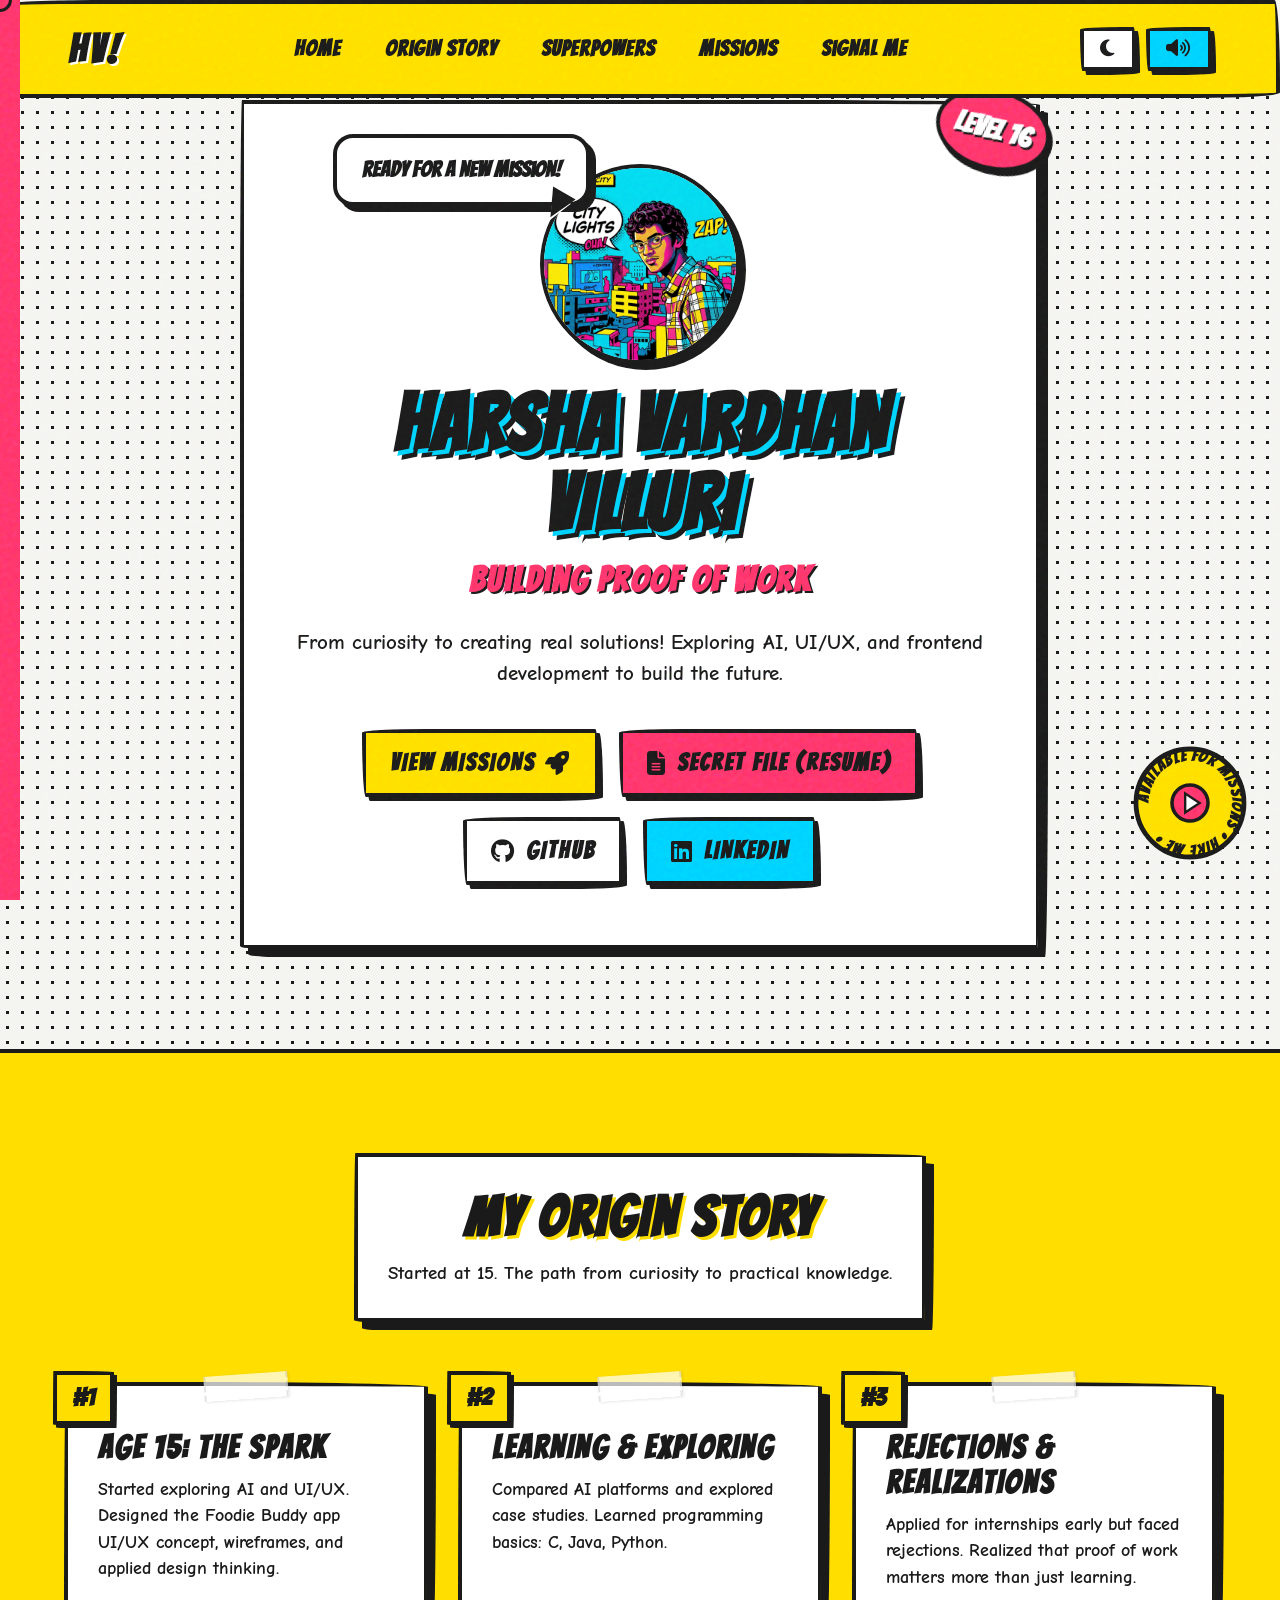
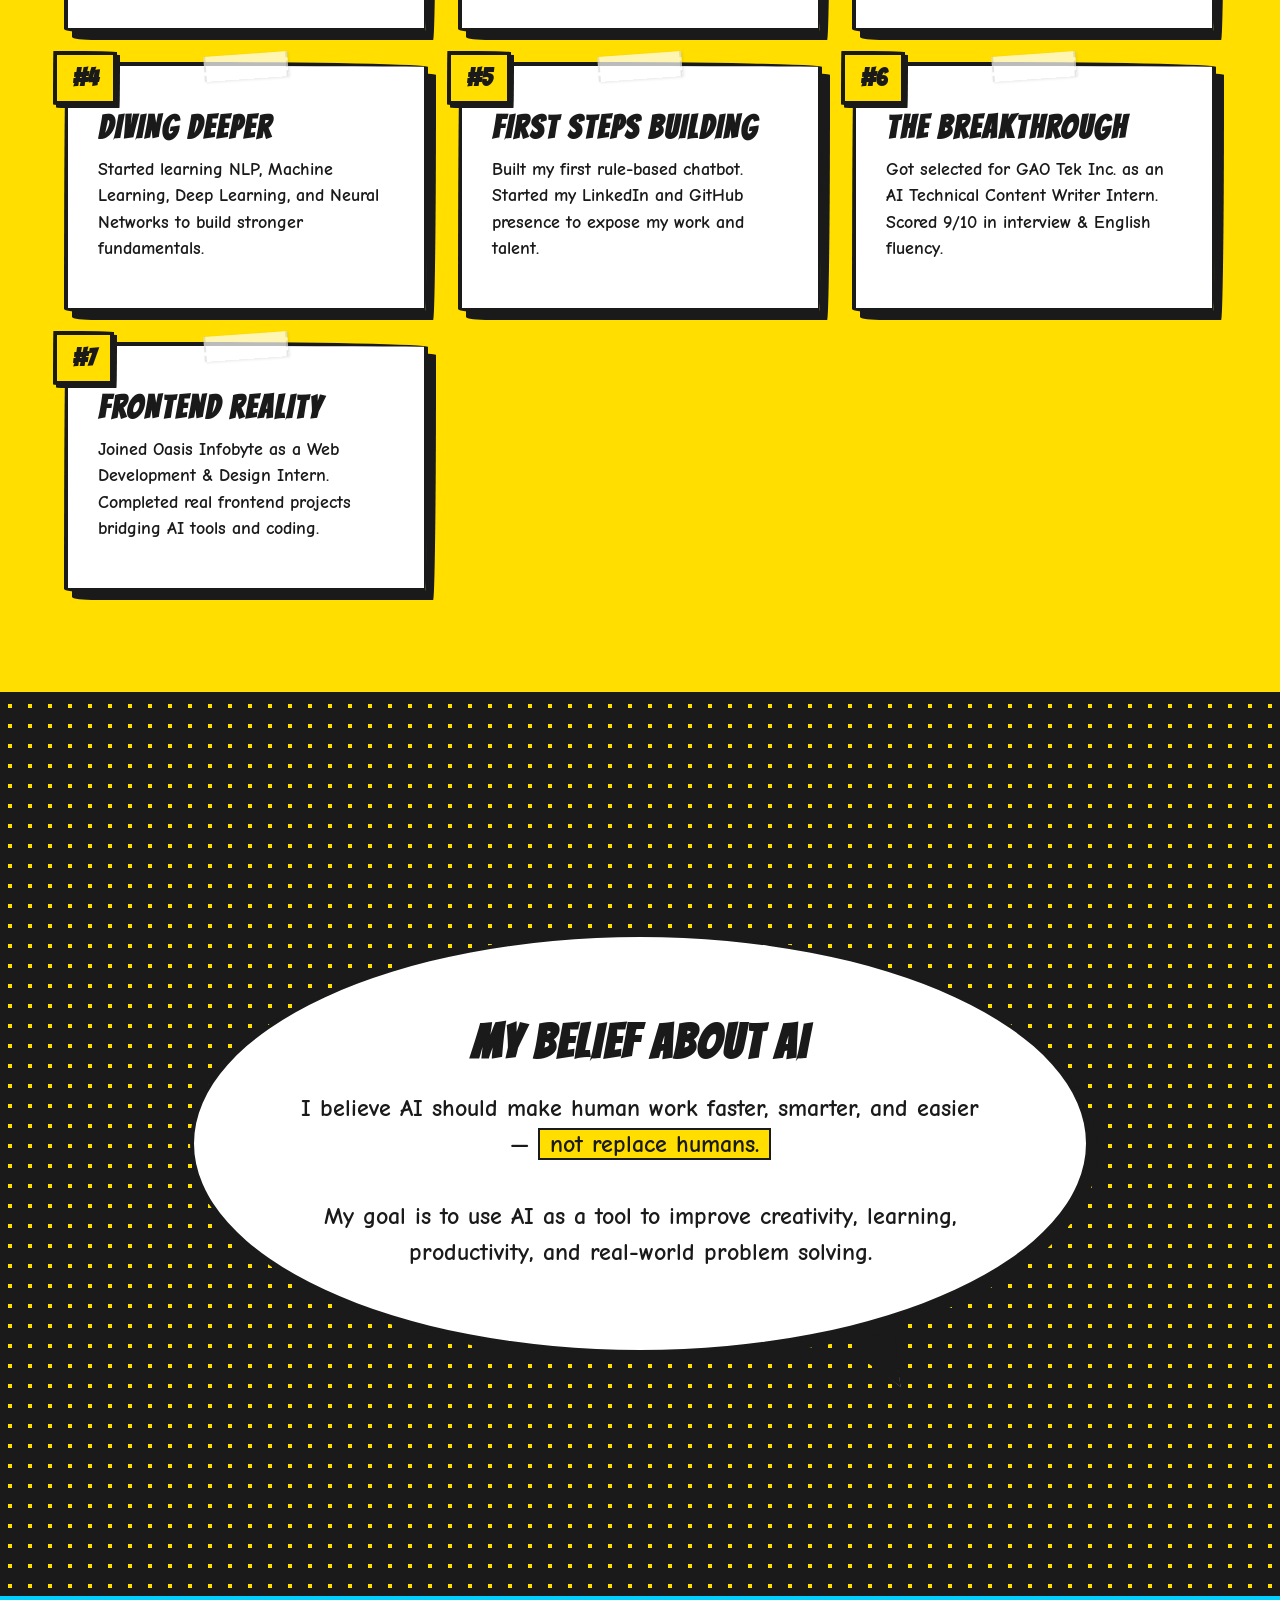
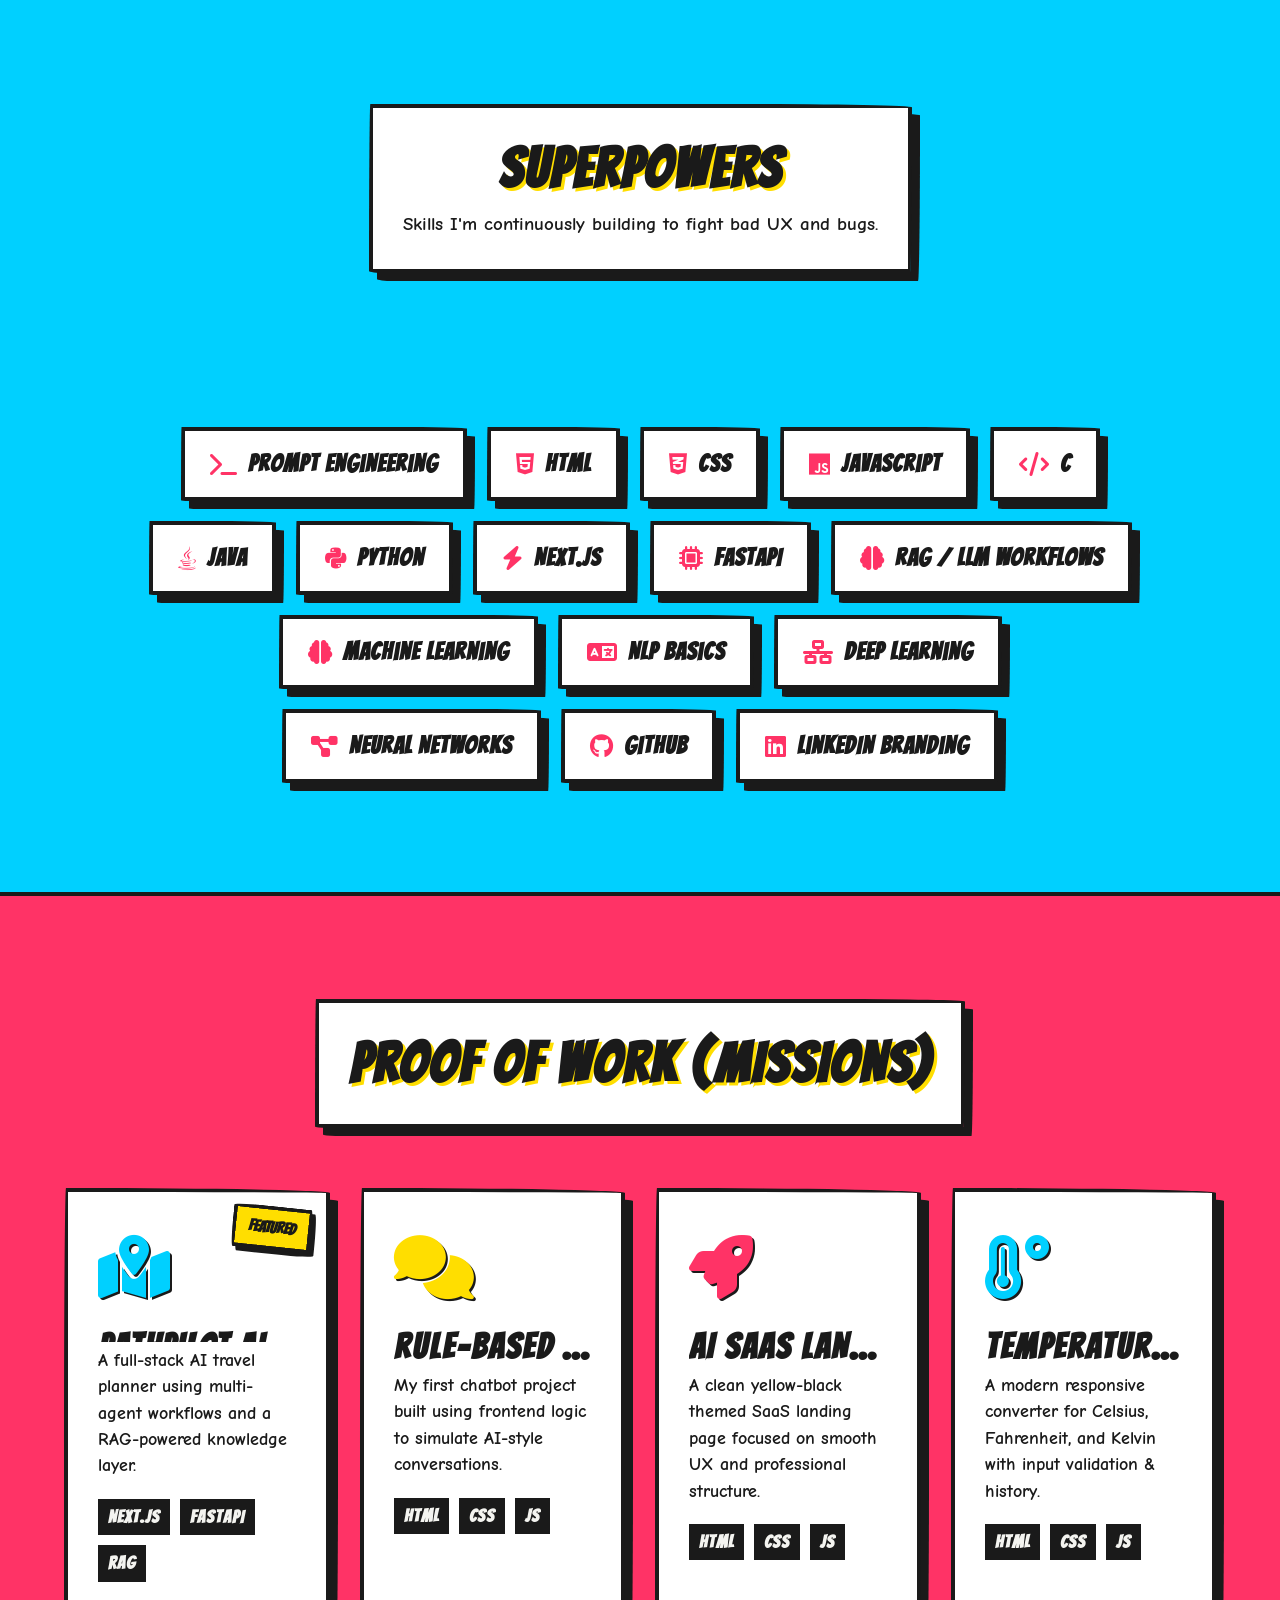
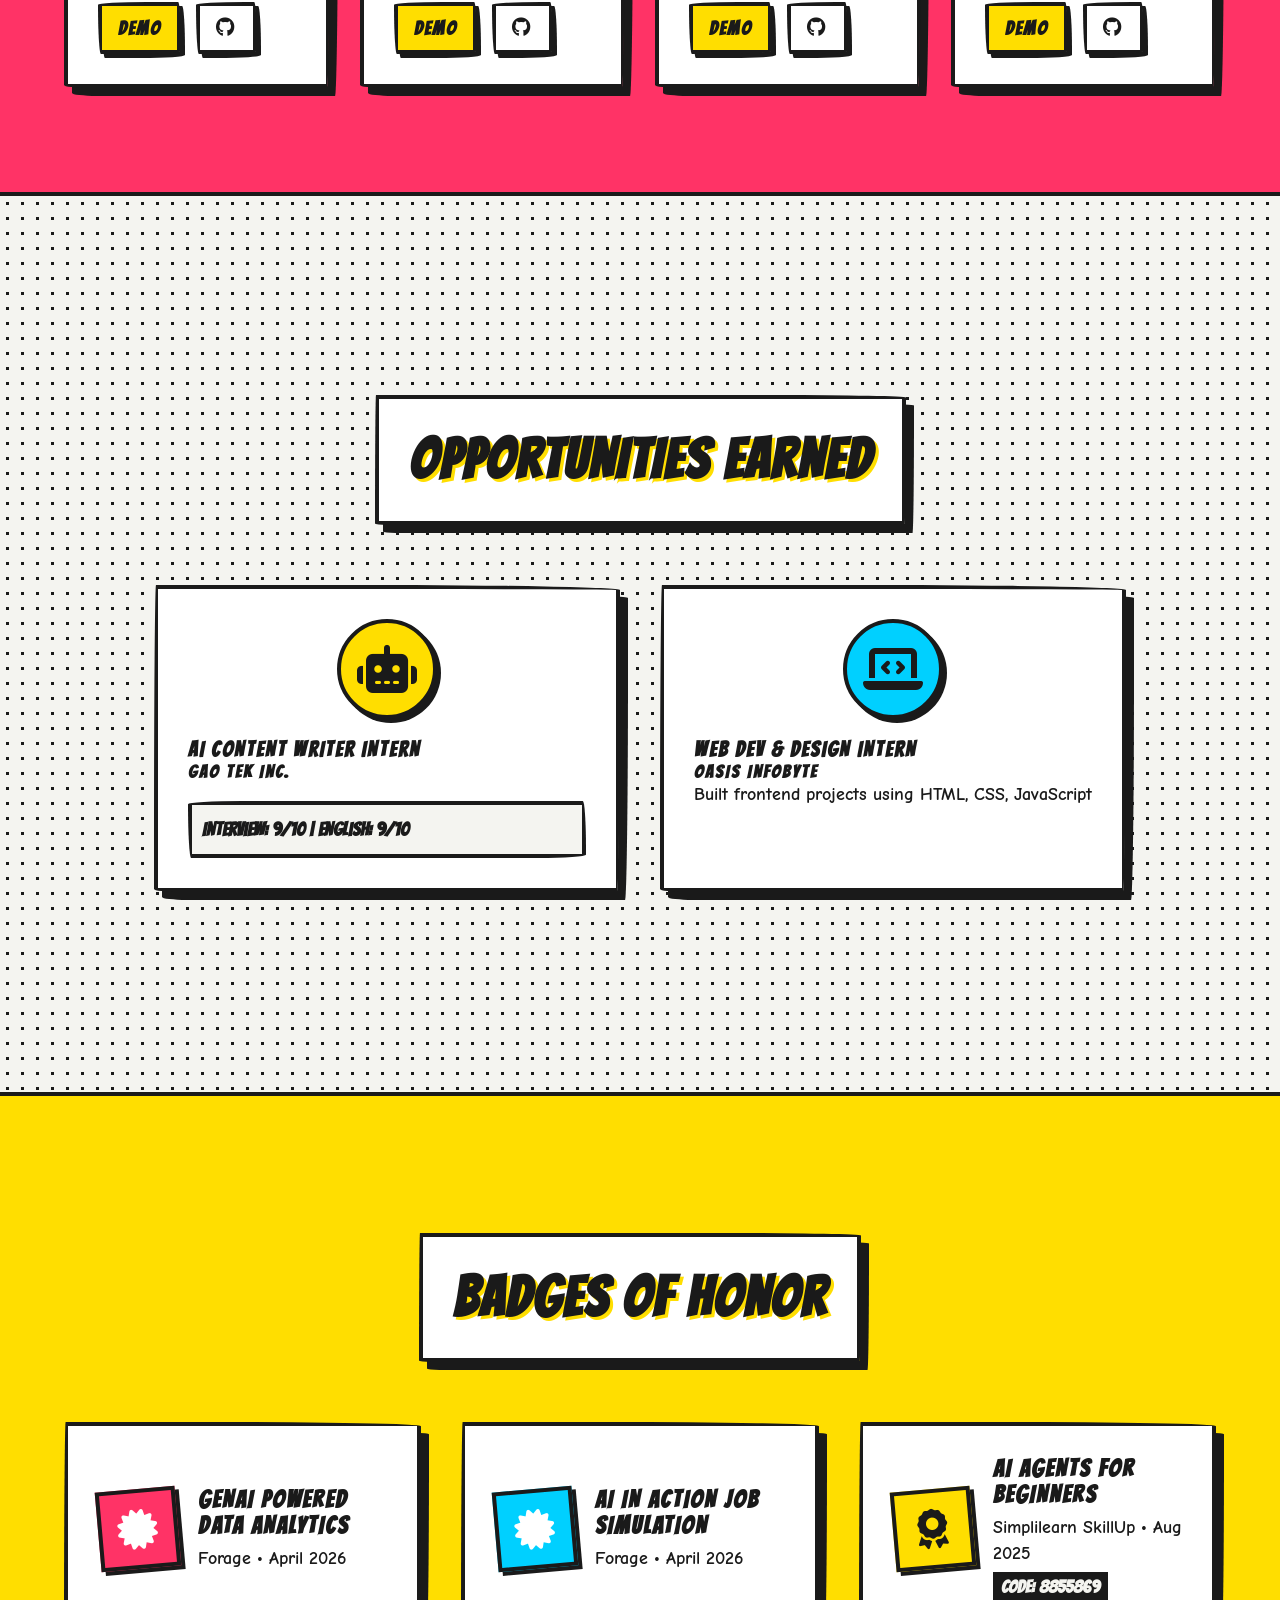
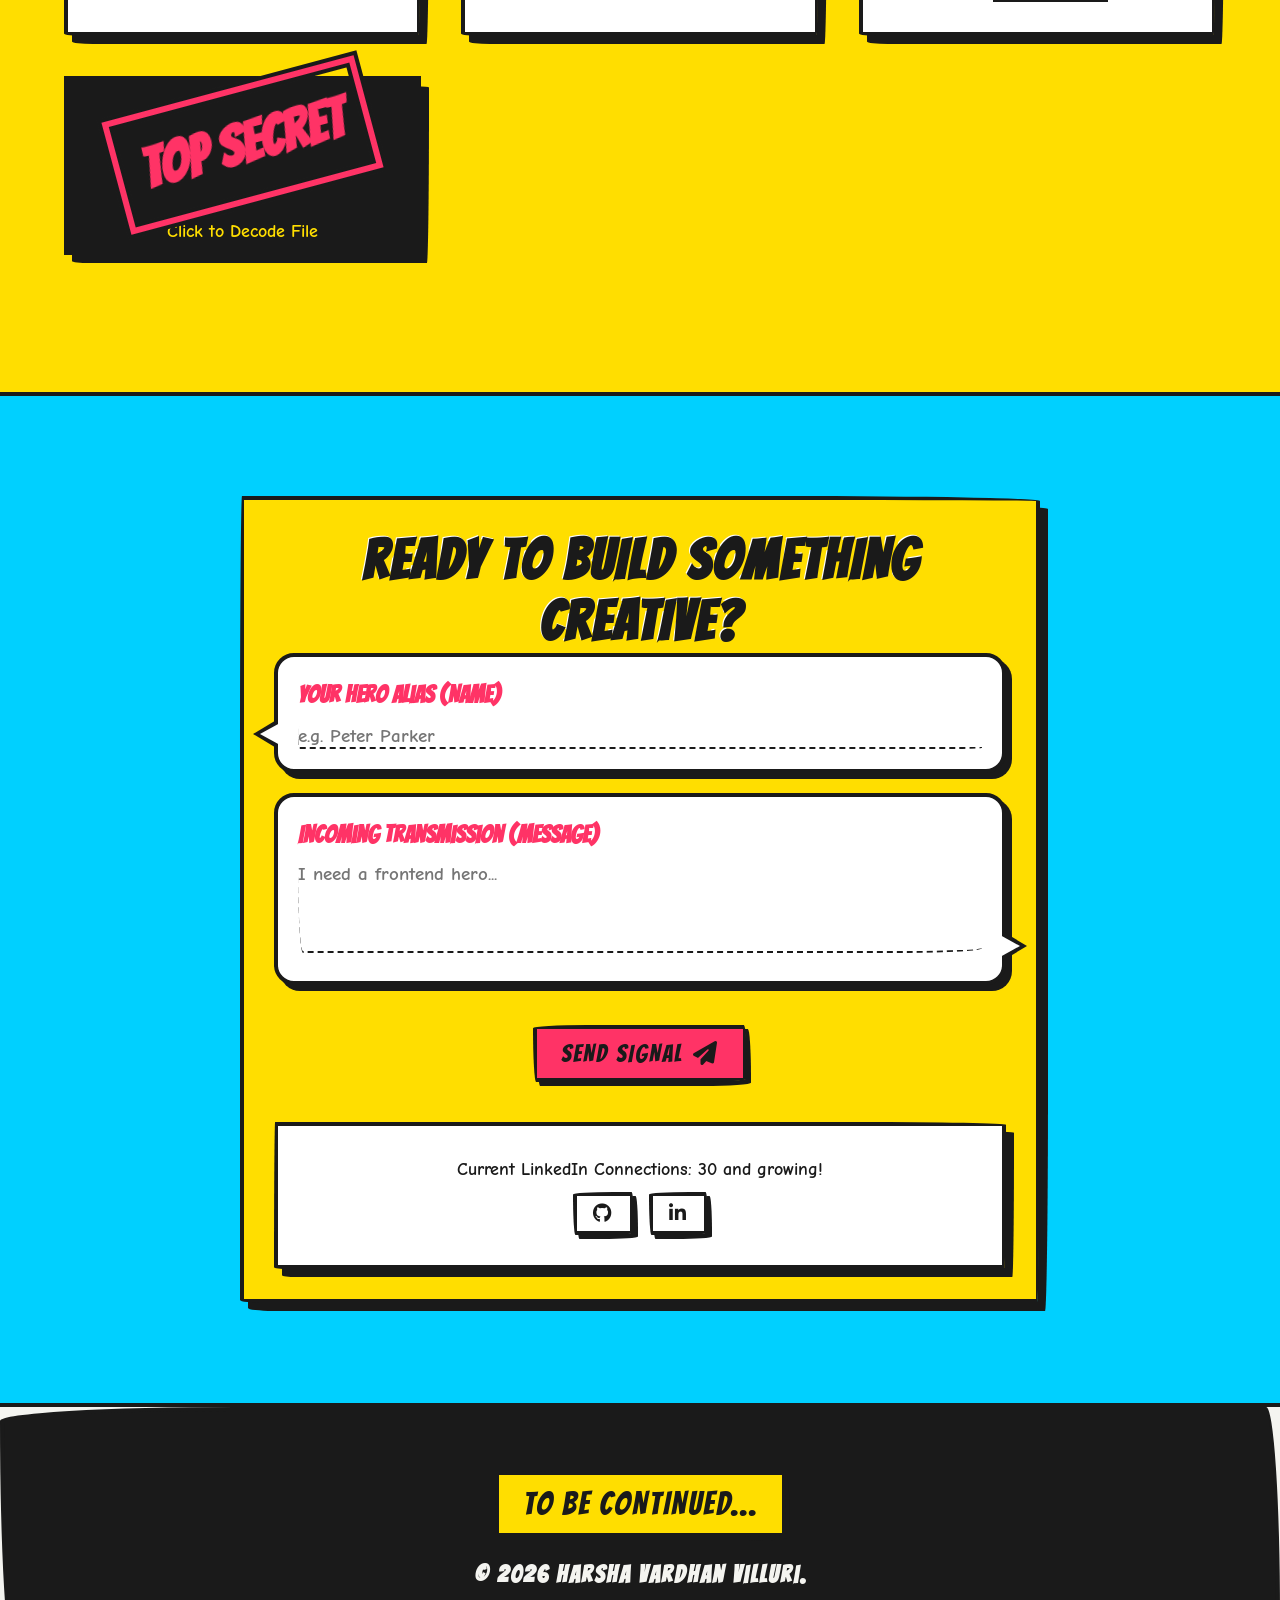
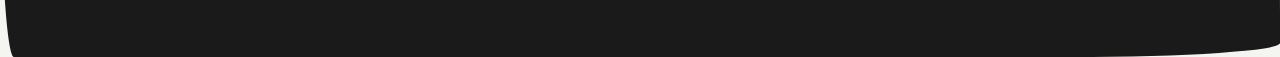
<file: index.html>
<!DOCTYPE html>
<html lang="en">
<head>
    <meta charset="UTF-8">
    <meta name="viewport" content="width=device-width, initial-scale=1.0">
    <title>Harsha Vardhan Villuri | Comical Theory</title>
    <meta name="description" content="Portfolio of Harsha Vardhan Villuri. Started at 15. Exploring AI, UI/UX, and frontend development through proof of work.">
    <link rel="preconnect" href="https://fonts.googleapis.com">
    <link rel="preconnect" href="https://fonts.gstatic.com" crossorigin>
    <link href="https://fonts.googleapis.com/css2?family=Bangers&family=Comic+Neue:wght@400;700&display=swap" rel="stylesheet">
    <link rel="stylesheet" href="https://cdnjs.cloudflare.com/ajax/libs/font-awesome/6.4.0/css/all.min.css">
    <link rel="stylesheet" href="style.css">
</head>
<body>

    <!-- Printing Press Loading Screen -->
    <div id="loader" class="comic-loader">
        <div class="printing-press">
            <div class="printing-text">PRINTING ISSUE #1...</div>
            <div class="press-bar"></div>
            <div class="press-paper"></div>
        </div>
    </div>

    <!-- Neural Network Comic Canvas Background -->
    <canvas id="neural-canvas"></canvas>

    <!-- Konami Code Overlay -->
    <div id="konami-overlay">
        <div class="god-burst">GOD MODE UNLOCKED!</div>
        <div id="confetti-container"></div>
    </div>

    <!-- Custom Cursor -->
    <div id="custom-cursor"></div>

    <!-- Night City Detective Spotlight -->
    <div id="spotlight"></div>

    <!-- Page Flip / Screen Wipe Overlay -->
    <div id="page-wipe" class="page-wipe">
        <div class="wipe-text">FLIP!</div>
    </div>

    <!-- Paper Rip Transition Elements -->
    <div id="paper-rip-container">
        <div class="rip-half rip-top"></div>
        <div class="rip-half rip-bottom"></div>
        <div class="new-issue-flash">NEW ISSUE!</div>
    </div>

    <!-- Action Word Popup Container -->
    <div id="action-layer"></div>

    <!-- Navigation -->
    <nav class="navbar comic-border">
        <div class="nav-content">
            <a href="#home" class="logo nav-link">HV<span class="exclaim" id="glitch-btn" title="Don't press this...">!</span></a>
            <ul class="nav-links">
                <li><a href="#home" class="nav-link">Home</a></li>
                <li><a href="#journey" class="nav-link">Origin Story</a></li>
                <li><a href="#skills" class="nav-link">Superpowers</a></li>
                <li><a href="#projects" class="nav-link">Missions</a></li>
                <li><a href="#contact" class="nav-link">Signal Me</a></li>
            </ul>
            <div class="nav-toggles">
                <button id="theme-toggle" class="comic-btn btn-small" aria-label="Toggle Night City"><i class="fas fa-moon"></i></button>
                <button id="mute-toggle" class="comic-btn btn-small btn-blue" aria-label="Toggle Audio"><i class="fas fa-volume-up"></i></button>
                <div class="hamburger"><i class="fas fa-bars"></i></div>
            </div>
        </div>
    </nav>

    <!-- Hero Section -->
    <section id="home" class="hero section halftone-bg">
        <div class="hero-content comic-panel pop-in" id="parallax-container">
            <div class="burst-label parallax-layer" data-speed="40">Level 16</div>
            
            <div class="hero-avatar-container parallax-layer" data-speed="20">
                <div class="dynamic-bubble parallax-layer" data-speed="-30" id="hero-bubble">
                    <span id="hero-speech">Ready for a new mission!</span>
                    <div class="bubble-tail"></div>
                </div>
                <img src="avatar.png" alt="Harsha Avatar" class="comic-avatar comic-border">
            </div>

            <h1 class="hero-title parallax-layer" data-speed="-15">Harsha Vardhan<br>Villuri</h1>
            <div class="hero-subtitle parallax-layer" data-speed="10">Building Proof of Work</div>
            <p class="hero-description parallax-layer" data-speed="5">
                From curiosity to creating real solutions! Exploring AI, UI/UX, and frontend development to build the future. 
            </p>
            <div class="hero-buttons parallax-layer" data-speed="25">
                <a href="#projects" class="comic-btn btn-primary nav-link">View Missions <i class="fas fa-rocket"></i></a>
                <a href="resume.html" target="_blank" class="comic-btn btn-red"><i class="fas fa-file-alt"></i> Secret File (Resume)</a>
                <a href="https://github.com/harshavardhanintern-git" target="_blank" class="comic-btn btn-white"><i class="fab fa-github"></i> GitHub</a>
                <a href="https://www.linkedin.com/in/harsha-vardhan-villuri-76b1b9380/" target="_blank" class="comic-btn btn-blue"><i class="fab fa-linkedin"></i> LinkedIn</a>
            </div>
        </div>
    </section>

    <!-- Journey Section -->
    <section id="journey" class="journey section bg-yellow">
        <div class="section-header comic-panel title-panel pop-in">
            <h2 class="section-title">My Origin Story</h2>
            <p class="section-subtitle">Started at 15. The path from curiosity to practical knowledge.</p>
        </div>

        <div class="comic-strip">
            <div class="strip-panel comic-panel pop-in">
                <div class="panel-number">#1</div>
                <h3>Age 15: The Spark</h3>
                <p>Started exploring AI and UI/UX. Designed the Foodie Buddy app UI/UX concept, wireframes, and applied design thinking.</p>
            </div>
            
            <div class="strip-panel comic-panel pop-in">
                <div class="panel-number">#2</div>
                <h3>Learning & Exploring</h3>
                <p>Compared AI platforms and explored case studies. Learned programming basics: C, Java, Python.</p>
            </div>

            <div class="strip-panel comic-panel pop-in">
                <div class="panel-number">#3</div>
                <h3>Rejections & Realizations</h3>
                <p>Applied for internships early but faced rejections. Realized that <strong>proof of work matters</strong> more than just learning.</p>
            </div>

            <div class="strip-panel comic-panel pop-in">
                <div class="panel-number">#4</div>
                <h3>Diving Deeper</h3>
                <p>Started learning NLP, Machine Learning, Deep Learning, and Neural Networks to build stronger fundamentals.</p>
            </div>

            <div class="strip-panel comic-panel pop-in">
                <div class="panel-number">#5</div>
                <h3>First Steps Building</h3>
                <p>Built my first rule-based chatbot. Started my LinkedIn and GitHub presence to expose my work and talent.</p>
            </div>

            <div class="strip-panel comic-panel pop-in">
                <div class="panel-number">#6</div>
                <h3>The Breakthrough</h3>
                <p>Got selected for GAO Tek Inc. as an AI Technical Content Writer Intern. Scored 9/10 in interview & English fluency.</p>
            </div>

            <div class="strip-panel comic-panel pop-in">
                <div class="panel-number">#7</div>
                <h3>Frontend Reality</h3>
                <p>Joined Oasis Infobyte as a Web Development & Design Intern. Completed real frontend projects bridging AI tools and coding.</p>
            </div>
        </div>
    </section>

    <!-- Belief Section -->
    <section id="belief" class="belief section halftone-bg-dark">
        <div class="speech-bubble pop-in">
            <h2 class="belief-title">My Belief About AI</h2>
            <p class="belief-text">
                I believe AI should make human work faster, smarter, and easier — <span class="highlight">not replace humans.</span><br><br>
                My goal is to use AI as a tool to improve creativity, learning, productivity, and real-world problem solving.
            </p>
            <div class="bubble-tail"></div>
        </div>
    </section>

    <!-- Skills Section -->
    <section id="skills" class="skills section bg-blue">
        <div class="section-header comic-panel title-panel pop-in">
            <h2 class="section-title">Superpowers</h2>
            <p class="section-subtitle">Skills I'm continuously building to fight bad UX and bugs.</p>
        </div>
        
        <div class="skills-grid">
            <div class="skill-tag comic-panel pop-in"><i class="fas fa-pen-nib"></i> UI/UX Thinking</div>
            <div class="skill-tag comic-panel pop-in"><i class="fas fa-vector-square"></i> Wireframing</div>
            <div class="skill-tag comic-panel pop-in"><i class="fas fa-robot"></i> AI Exploration</div>
            <div class="skill-tag comic-panel pop-in"><i class="fas fa-terminal"></i> Prompt Engineering</div>
            <div class="skill-tag comic-panel pop-in"><i class="fab fa-html5"></i> HTML</div>
            <div class="skill-tag comic-panel pop-in"><i class="fab fa-css3-alt"></i> CSS</div>
            <div class="skill-tag comic-panel pop-in"><i class="fab fa-js"></i> JavaScript</div>
            <div class="skill-tag comic-panel pop-in"><i class="fas fa-code"></i> C</div>
            <div class="skill-tag comic-panel pop-in"><i class="fab fa-java"></i> Java</div>
            <div class="skill-tag comic-panel pop-in"><i class="fab fa-python"></i> Python</div>
            <div class="skill-tag comic-panel pop-in"><i class="fas fa-bolt"></i> Next.js</div>
            <div class="skill-tag comic-panel pop-in"><i class="fas fa-microchip"></i> FastAPI</div>
            <div class="skill-tag comic-panel pop-in"><i class="fas fa-brain"></i> RAG / LLM Workflows</div>
            <div class="skill-tag comic-panel pop-in"><i class="fas fa-brain"></i> Machine Learning</div>
            <div class="skill-tag comic-panel pop-in"><i class="fas fa-language"></i> NLP Basics</div>
            <div class="skill-tag comic-panel pop-in"><i class="fas fa-network-wired"></i> Deep Learning</div>
            <div class="skill-tag comic-panel pop-in"><i class="fas fa-project-diagram"></i> Neural Networks</div>
            <div class="skill-tag comic-panel pop-in"><i class="fab fa-github"></i> GitHub</div>
            <div class="skill-tag comic-panel pop-in"><i class="fab fa-linkedin"></i> LinkedIn Branding</div>
        </div>
    </section>

    <!-- Projects Section -->
    <section id="projects" class="projects section bg-red">
        <div class="section-header comic-panel title-panel pop-in">
            <h2 class="section-title">Proof of Work (Missions)</h2>
        </div>

        <!-- Expanding Flex Grid -->
        <div class="projects-flex-grid">
            <!-- Featured Project: PathPilot AI -->
            <div class="project-card comic-panel pop-in featured-project">
                <div class="burst-label featured-label">FEATURED</div>
                <div class="project-icon"><i class="fas fa-map-marked-alt"></i></div>
                <h3>PATHPILOT AI</h3>
                <p>A full-stack AI travel planner using multi-agent workflows and a RAG-powered knowledge layer.</p>
                <div class="project-tech">
                    <span>Next.js</span><span>FastAPI</span><span>RAG</span>
                </div>
                <div class="project-links">
                    <a href="https://path-pilot-frontend-production.up.railway.app/" target="_blank" class="comic-btn btn-primary btn-small">Demo</a>
                    <a href="https://github.com/harshavardhanintern-git/Path-pilot" target="_blank" class="comic-btn btn-white btn-small"><i class="fab fa-github"></i></a>
                </div>
            </div>

            <!-- Project 1 -->
            <div class="project-card comic-panel pop-in">
                <div class="project-icon"><i class="fas fa-comments"></i></div>
                <h3>Rule-Based Chatbot</h3>
                <p>My first chatbot project built using frontend logic to simulate AI-style conversations.</p>
                <div class="project-tech">
                    <span>HTML</span><span>CSS</span><span>JS</span>
                </div>
                <div class="project-links">
                    <a href="https://harshavardhanintern-git.github.io/mini-ai-chatbot/" target="_blank" class="comic-btn btn-primary btn-small">Demo</a>
                    <a href="https://github.com/harshavardhanintern-git/mini-ai-chatbot" target="_blank" class="comic-btn btn-white btn-small"><i class="fab fa-github"></i></a>
                </div>
            </div>

            <!-- Project 2 -->
            <div class="project-card comic-panel pop-in">
                <div class="project-icon"><i class="fas fa-rocket"></i></div>
                <h3>AI SaaS Landing Page</h3>
                <p>A clean yellow-black themed SaaS landing page focused on smooth UX and professional structure.</p>
                <div class="project-tech">
                    <span>HTML</span><span>CSS</span><span>JS</span>
                </div>
                <div class="project-links">
                    <a href="https://harshavardhanintern-git.github.io/OIBSIP-Landing-Page/" target="_blank" class="comic-btn btn-primary btn-small">Demo</a>
                    <a href="https://github.com/harshavardhanintern-git/OIBSIP-Landing-Page" target="_blank" class="comic-btn btn-white btn-small"><i class="fab fa-github"></i></a>
                </div>
            </div>

            <!-- Project 3 -->
            <div class="project-card comic-panel pop-in">
                <div class="project-icon"><i class="fas fa-temperature-high"></i></div>
                <h3>Temperature Converter</h3>
                <p>A modern responsive converter for Celsius, Fahrenheit, and Kelvin with input validation & history.</p>
                <div class="project-tech">
                    <span>HTML</span><span>CSS</span><span>JS</span>
                </div>
                <div class="project-links">
                    <a href="https://harshavardhanintern-git.github.io/OIBSIP-Temperature-Converter/" target="_blank" class="comic-btn btn-primary btn-small">Demo</a>
                    <a href="https://github.com/harshavardhanintern-git/OIBSIP-Temperature-Converter" target="_blank" class="comic-btn btn-white btn-small"><i class="fab fa-github"></i></a>
                </div>
            </div>
        </div>
    </section>

    <!-- Internships Section -->
    <section id="internships" class="internships section halftone-bg">
        <div class="section-header comic-panel title-panel pop-in">
            <h2 class="section-title">Opportunities Earned</h2>
        </div>

        <div class="internship-grid">
            <div class="internship-card comic-panel pop-in">
                <div class="internship-badge bg-yellow"><i class="fas fa-robot"></i></div>
                <h3>AI Content Writer Intern</h3>
                <h4 class="company">GAO Tek Inc.</h4>
                <div class="scores comic-border">
                    <span>Interview: <strong>9/10</strong></span> | 
                    <span>English: <strong>9/10</strong></span>
                </div>
            </div>

            <div class="internship-card comic-panel pop-in">
                <div class="internship-badge bg-blue"><i class="fas fa-laptop-code"></i></div>
                <h3>Web Dev & Design Intern</h3>
                <h4 class="company">Oasis Infobyte</h4>
                <p>Built frontend projects using HTML, CSS, JavaScript</p>
            </div>
        </div>
    </section>

    <!-- Certifications Section -->
    <section id="certifications" class="certifications section bg-yellow">
        <div class="section-header comic-panel title-panel pop-in">
            <h2 class="section-title">Badges of Honor</h2>
        </div>

        <div class="cert-grid">
            <div class="cert-card comic-panel pop-in">
                <div class="cert-icon bg-red"><i class="fas fa-certificate text-white"></i></div>
                <div class="cert-info">
                    <h3>GenAI Powered Data Analytics</h3>
                    <p class="cert-issuer">Forage • April 2026</p>
                </div>
            </div>

            <div class="cert-card comic-panel pop-in">
                <div class="cert-icon bg-blue"><i class="fas fa-certificate text-white"></i></div>
                <div class="cert-info">
                    <h3>AI in Action Job Simulation</h3>
                    <p class="cert-issuer">Forage • April 2026</p>
                </div>
            </div>

            <div class="cert-card comic-panel pop-in">
                <div class="cert-icon bg-yellow"><i class="fas fa-award"></i></div>
                <div class="cert-info">
                    <h3>AI Agents for Beginners</h3>
                    <p class="cert-issuer">Simplilearn SkillUp • Aug 2025</p>
                    <p class="cert-code">Code: 8855869</p>
                </div>
            </div>

            <!-- UNLOCKABLE SECRET CARD -->
            <div class="cert-card comic-panel pop-in secret-card" id="secret-cert">
                <div class="secret-overlay">
                    <div class="stamp">TOP SECRET</div>
                    <p>Click to Decode File</p>
                </div>
                <div class="cert-icon bg-white"><i class="fas fa-award text-dark"></i></div>
                <div class="cert-info">
                    <h3>Prompt Engineering</h3>
                    <p class="cert-issuer">Infosys Springboard • Aug 2025</p>
                </div>
            </div>
        </div>
    </section>

    <!-- Social / Contact Form Section -->
    <section id="contact" class="contact section bg-blue">
        <div class="contact-box comic-panel pop-in">
            <h2 class="section-title">Ready to build something creative?</h2>
            
            <form id="comic-contact-form" class="comic-form">
                <div class="form-row">
                    <div class="speech-input left-tail">
                        <label>Your Hero Alias (Name)</label>
                        <input type="text" placeholder="e.g. Peter Parker" required class="comic-border">
                    </div>
                </div>
                <div class="form-row">
                    <div class="speech-input right-tail">
                        <label>Incoming Transmission (Message)</label>
                        <textarea rows="4" placeholder="I need a frontend hero..." required class="comic-border"></textarea>
                    </div>
                </div>
                <button type="submit" class="comic-btn btn-red signal-submit">SEND SIGNAL <i class="fas fa-paper-plane"></i></button>
            </form>

            <div class="connections-badge comic-panel bg-yellow">
                <p>Current LinkedIn Connections: <strong>30</strong> and growing!</p>
                <div class="connection-links">
                    <a href="https://github.com/harshavardhanintern-git" target="_blank" class="comic-btn btn-small btn-white"><i class="fab fa-github"></i></a>
                    <a href="https://www.linkedin.com/in/harsha-vardhan-villuri-76b1b9380/" target="_blank" class="comic-btn btn-small btn-white"><i class="fab fa-linkedin-in"></i></a>
                </div>
            </div>
        </div>
    </section>

    <!-- SPINNING HIRE ME BADGE -->
    <a href="#contact" id="hire-badge" class="nav-link">
        <svg viewBox="0 0 100 100" width="120" height="120">
            <defs>
                <path id="circlePath" d="M 50, 50 m -35, 0 a 35,35 0 1,1 70,0 a 35,35 0 1,1 -70,0" />
            </defs>
            <circle cx="50" cy="50" r="45" fill="var(--c-yellow)" stroke="var(--c-dark)" stroke-width="4"/>
            <text font-family="var(--font-heading)" font-size="13.5" fill="var(--c-dark)" letter-spacing="1">
                <textPath href="#circlePath" startOffset="0%">AVAILABLE FOR MISSIONS • HIRE ME • </textPath>
            </text>
            <circle cx="50" cy="50" r="15" fill="var(--c-red)" stroke="var(--c-dark)" stroke-width="3"/>
            <polygon points="46,42 58,50 46,58" fill="var(--c-white)" stroke="var(--c-dark)" stroke-width="2"/>
        </svg>
    </a>

    <!-- Footer with Teleport -->
    <footer class="comic-border footer-area">
        <button id="teleport-btn" class="comic-btn btn-primary teleport-btn">TO BE CONTINUED...</button>
        <p class="footer-copy">© 2026 Harsha Vardhan Villuri.</p>
    </footer>

    <script src="script.js"></script>
</body>
</html>
</file>
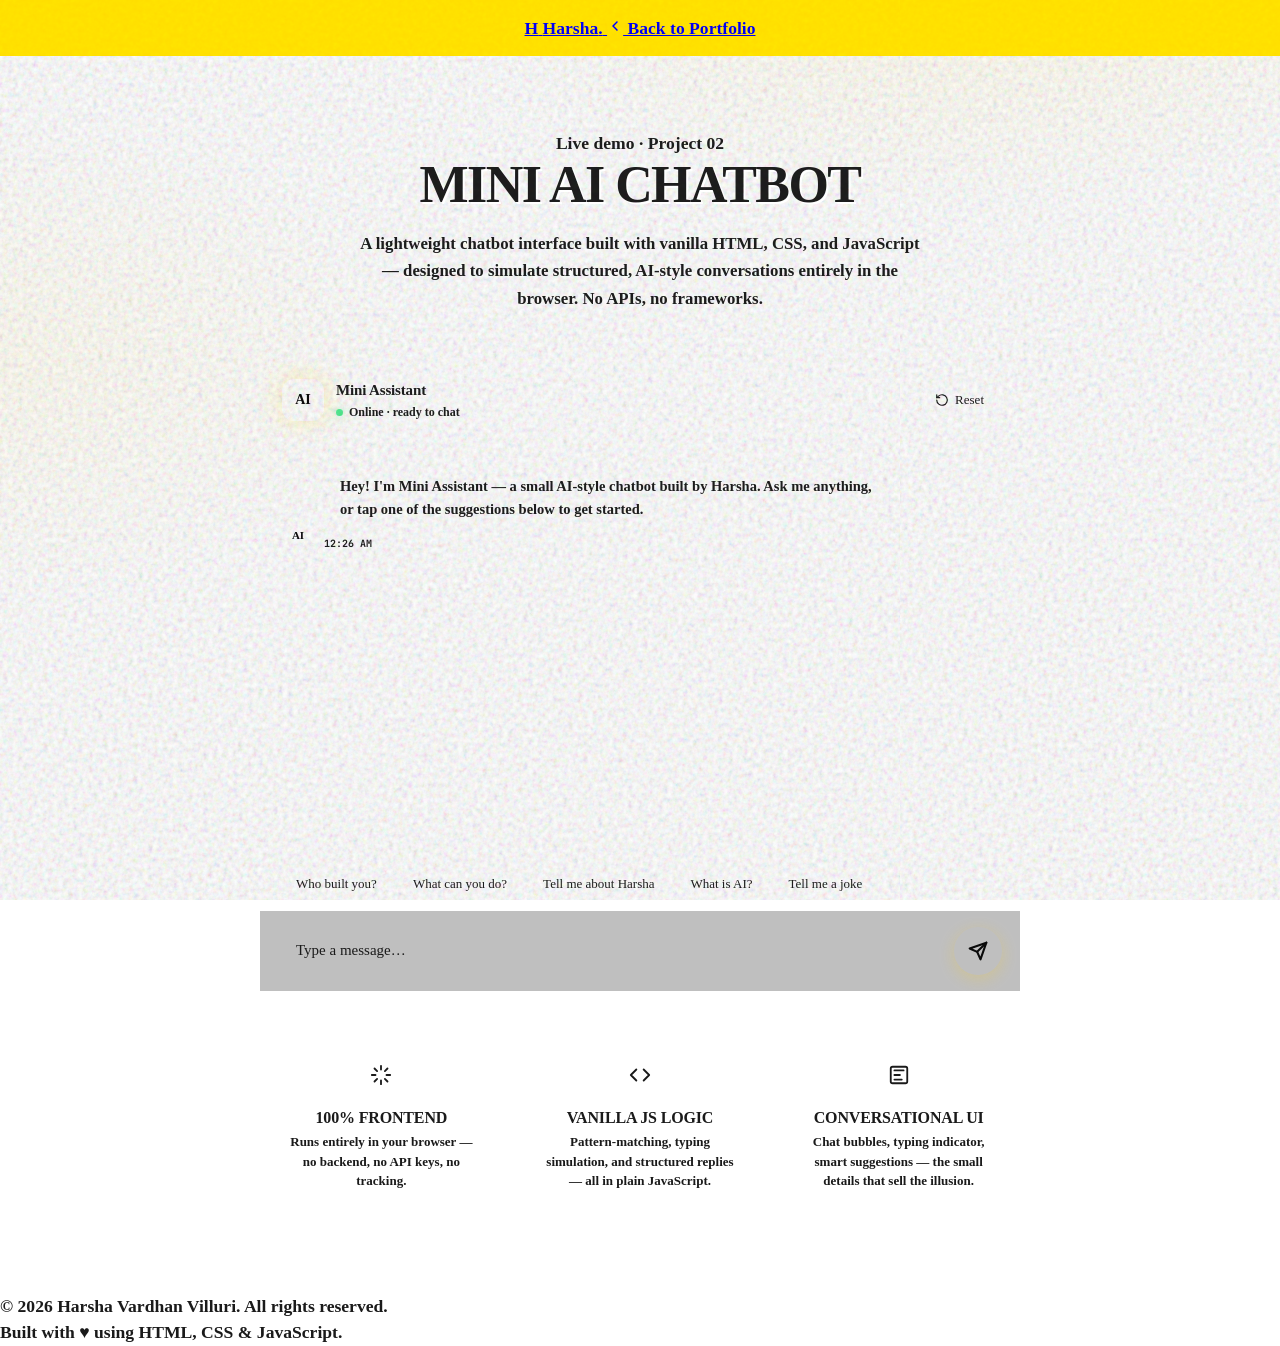
<file: chatbot.html>
<!DOCTYPE html>
<html lang="en">
  <head>
    <meta charset="UTF-8" />
    <meta name="viewport" content="width=device-width, initial-scale=1.0" />
    <title>Mini AI Chatbot — Harsha Vardhan Villuri</title>
    <meta name="description" content="A simple AI-inspired chatbot built with HTML, CSS, and JavaScript by Harsha Vardhan Villuri." />
    <link rel="icon" type="image/svg+xml" href="data:image/svg+xml,%3Csvg xmlns='http://www.w3.org/2000/svg' viewBox='0 0 100 100'%3E%3Crect width='100' height='100' rx='20' fill='%23000'/%3E%3Ctext x='50' y='65' font-size='52' font-family='Inter,sans-serif' font-weight='800' text-anchor='middle' fill='%23facc15'%3EH%3C/text%3E%3C/svg%3E" />
    <link rel="preconnect" href="https://fonts.googleapis.com" />
    <link rel="preconnect" href="https://fonts.gstatic.com" crossorigin />
    <link href="https://fonts.googleapis.com/css2?family=Inter:wght@300;400;500;600;700;800&family=JetBrains+Mono:wght@400;500&display=swap" rel="stylesheet" />
    <link rel="stylesheet" href="./style.css" />
    <link rel="stylesheet" href="./chatbot.css" />
  </head>
  <body class="chatbot-page">
    <header class="navbar scrolled">
      <div class="container nav-inner">
        <a href="./index.html" class="brand">
          <span class="brand-mark">H</span>
          <span class="brand-name">Harsha<span class="dot">.</span></span>
        </a>
        <a href="./index.html#projects" class="btn btn-ghost">
          <svg viewBox="0 0 24 24" fill="none" stroke="currentColor" stroke-width="2.5" stroke-linecap="round" stroke-linejoin="round" width="16" height="16"><path d="m15 18-6-6 6-6"/></svg>
          Back to Portfolio
        </a>
      </div>
    </header>

    <main class="chatbot-main">
      <div class="container">
        <div class="chatbot-head">
          <span class="eyebrow">
            <span class="status-dot"></span> Live demo · Project 02
          </span>
          <h1 class="chatbot-title">Mini <span class="accent">AI</span> Chatbot</h1>
          <p class="chatbot-sub">
            A lightweight chatbot interface built with vanilla HTML, CSS, and
            JavaScript — designed to simulate structured, AI-style
            conversations entirely in the browser. No APIs, no frameworks.
          </p>
        </div>

        <div class="chat-shell glass">
          <div class="chat-header">
            <div class="chat-id">
              <div class="chat-id-avatar">AI</div>
              <div>
                <div class="chat-id-name">Mini Assistant</div>
                <div class="chat-id-status"><span></span> Online · ready to chat</div>
              </div>
            </div>
            <button id="resetBtn" class="chat-reset" aria-label="Reset conversation">
              <svg viewBox="0 0 24 24" fill="none" stroke="currentColor" stroke-width="2" stroke-linecap="round" stroke-linejoin="round"><path d="M3 12a9 9 0 1 0 3-6.7L3 8"/><path d="M3 3v5h5"/></svg>
              Reset
            </button>
          </div>

          <div class="chat-window" id="chatWindow" aria-live="polite"></div>

          <div class="chat-suggestions" id="chatSuggestions">
            <button class="chip" data-q="Who built you?">Who built you?</button>
            <button class="chip" data-q="What can you do?">What can you do?</button>
            <button class="chip" data-q="Tell me about Harsha">Tell me about Harsha</button>
            <button class="chip" data-q="What is AI?">What is AI?</button>
            <button class="chip" data-q="Tell me a joke">Tell me a joke</button>
          </div>

          <form class="chat-input" id="chatForm" autocomplete="off">
            <input
              type="text"
              id="chatInput"
              placeholder="Type a message…"
              aria-label="Message"
              maxlength="500"
            />
            <button type="submit" id="sendBtn" aria-label="Send">
              <svg viewBox="0 0 24 24" fill="none" stroke="currentColor" stroke-width="2.5" stroke-linecap="round" stroke-linejoin="round"><path d="m22 2-7 20-4-9-9-4z"/><path d="M22 2 11 13"/></svg>
            </button>
          </form>
        </div>

        <div class="chatbot-meta">
          <div class="meta-card glass">
            <div class="meta-icon">
              <svg viewBox="0 0 24 24" fill="none" stroke="currentColor" stroke-width="2" stroke-linecap="round" stroke-linejoin="round"><path d="M12 2v4"/><path d="M12 18v4"/><path d="M4.93 4.93l2.83 2.83"/><path d="M16.24 16.24l2.83 2.83"/><path d="M2 12h4"/><path d="M18 12h4"/><path d="M4.93 19.07l2.83-2.83"/><path d="M16.24 7.76l2.83-2.83"/></svg>
            </div>
            <h3>100% Frontend</h3>
            <p>Runs entirely in your browser — no backend, no API keys, no tracking.</p>
          </div>
          <div class="meta-card glass">
            <div class="meta-icon">
              <svg viewBox="0 0 24 24" fill="none" stroke="currentColor" stroke-width="2" stroke-linecap="round" stroke-linejoin="round"><polyline points="16 18 22 12 16 6"/><polyline points="8 6 2 12 8 18"/></svg>
            </div>
            <h3>Vanilla JS Logic</h3>
            <p>Pattern-matching, typing simulation, and structured replies — all in plain JavaScript.</p>
          </div>
          <div class="meta-card glass">
            <div class="meta-icon">
              <svg viewBox="0 0 24 24" fill="none" stroke="currentColor" stroke-width="2" stroke-linecap="round" stroke-linejoin="round"><rect x="3" y="3" width="18" height="18" rx="2"/><path d="M7 7h10M7 12h6M7 17h8"/></svg>
            </div>
            <h3>Conversational UI</h3>
            <p>Chat bubbles, typing indicator, smart suggestions — the small details that sell the illusion.</p>
          </div>
        </div>
      </div>
    </main>

    <footer class="footer">
      <div class="container footer-inner">
        <p>&copy; <span id="year"></span> Harsha Vardhan Villuri. All rights reserved.</p>
        <p class="footer-meta">Built with <span class="accent">♥</span> using HTML, CSS & JavaScript.</p>
      </div>
    </footer>

    <script>
      document.getElementById('year').textContent = new Date().getFullYear();
    </script>
    <script src="./chatbot.js"></script>
  </body>
</html>
</file>
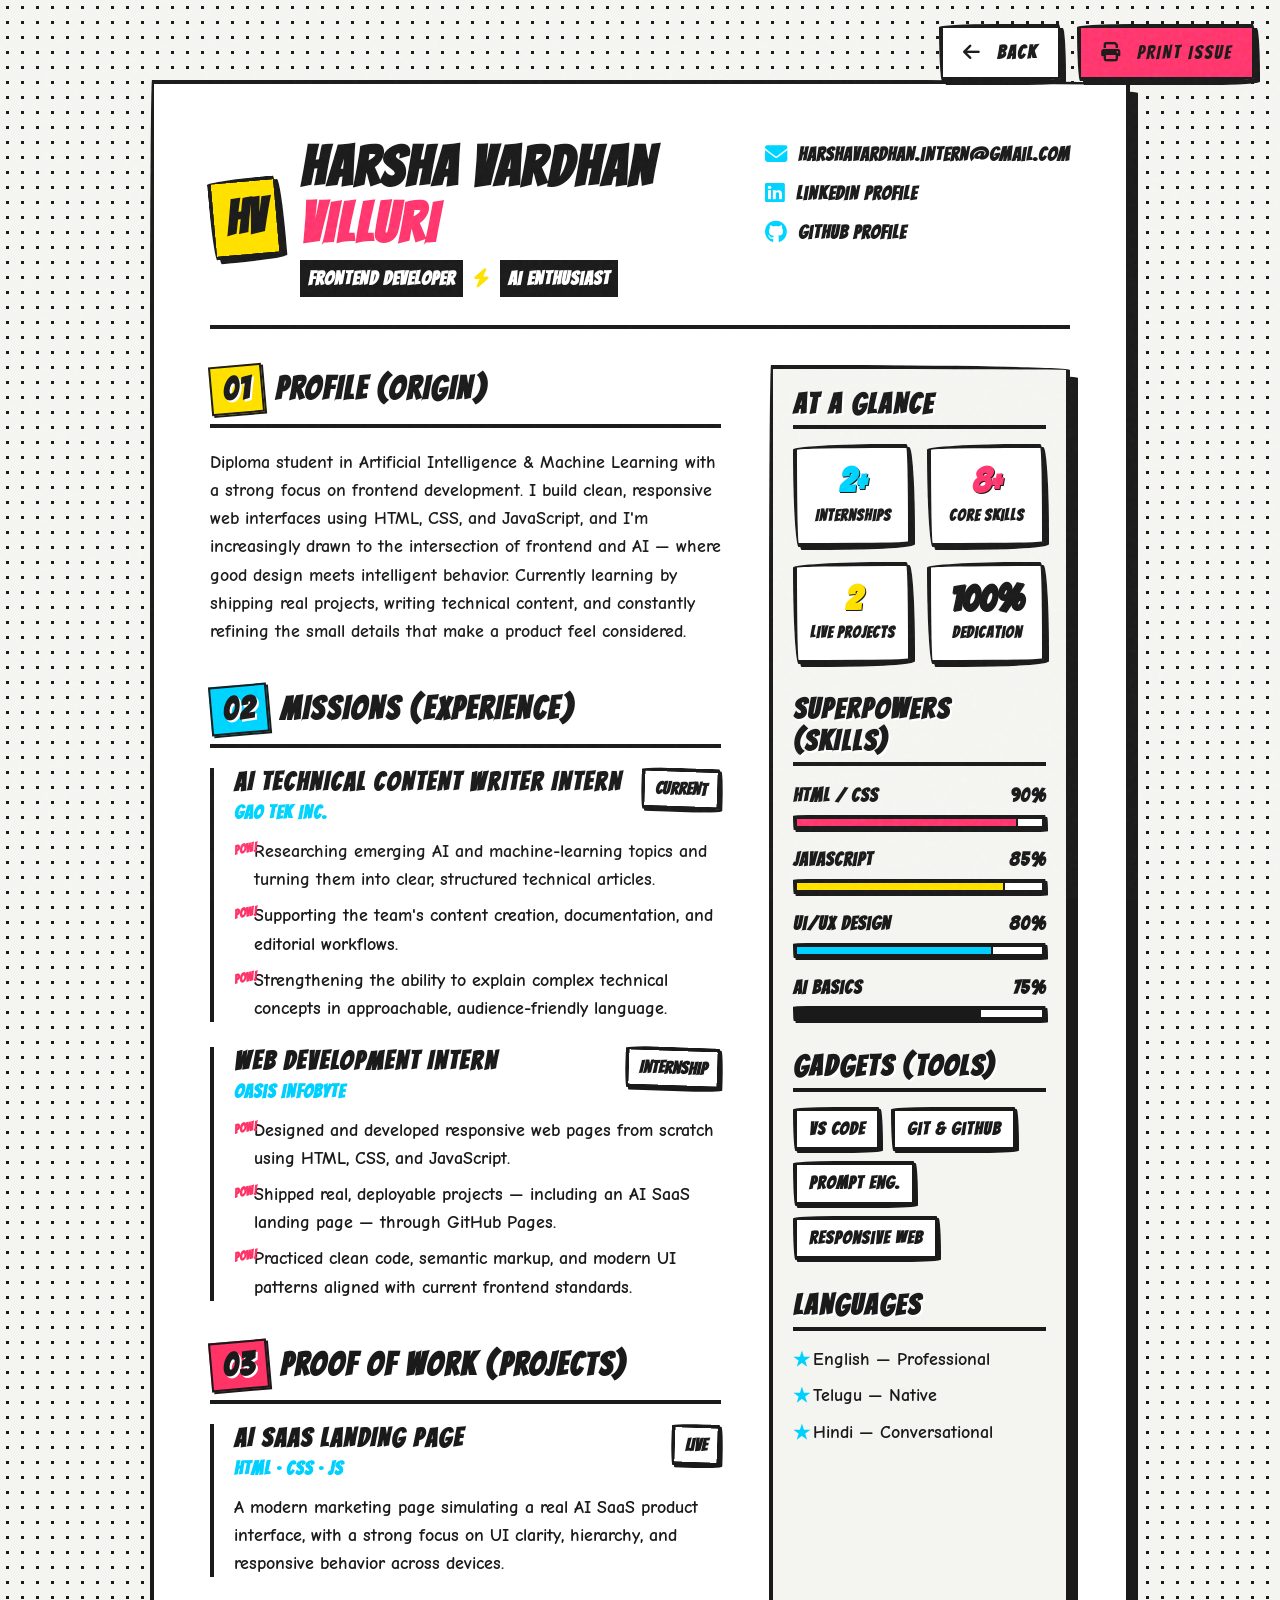
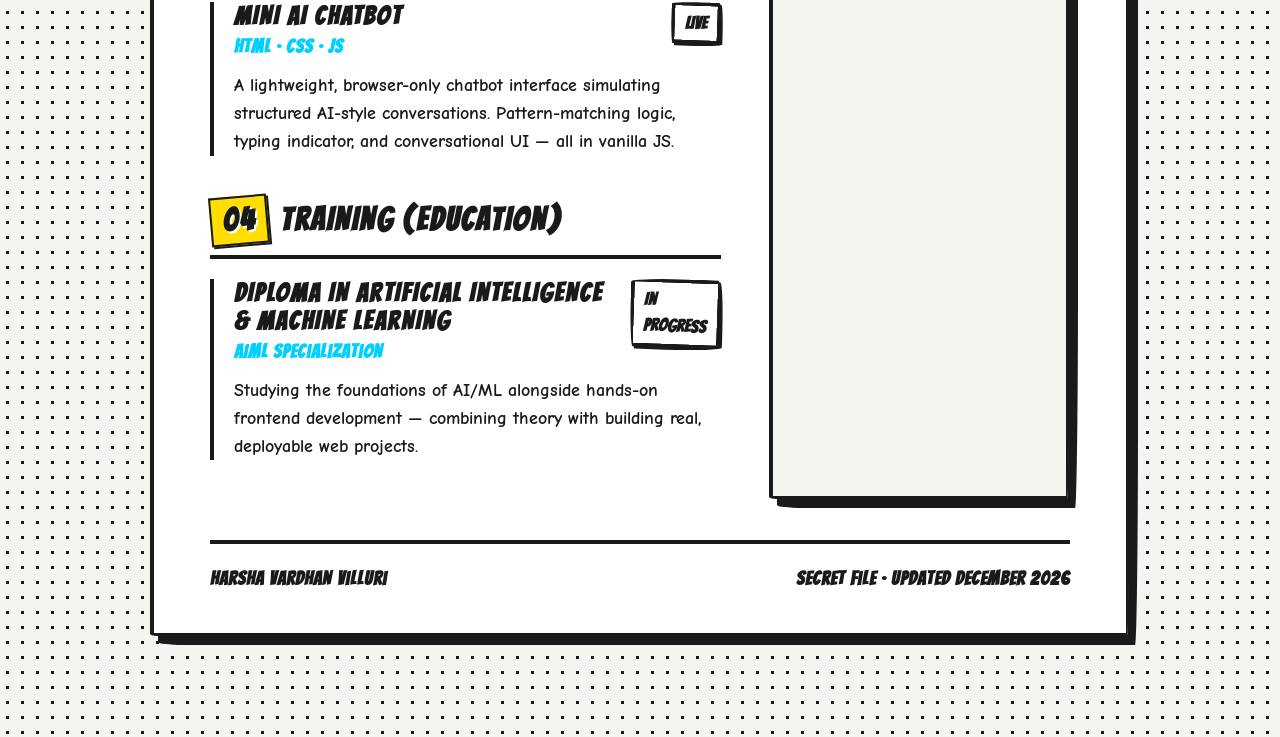
<file: resume.html>
<!DOCTYPE html>
<html lang="en">
  <head>
    <meta charset="UTF-8" />
    <meta name="viewport" content="width=device-width, initial-scale=1.0" />
    <title>Resume — Harsha Vardhan Villuri</title>
    <meta name="description" content="Resume of Harsha Vardhan Villuri — Frontend Developer & AI Enthusiast." />
    <link rel="preconnect" href="https://fonts.googleapis.com">
    <link rel="preconnect" href="https://fonts.gstatic.com" crossorigin>
    <link href="https://fonts.googleapis.com/css2?family=Bangers&family=Comic+Neue:wght@400;700&display=swap" rel="stylesheet">
    <link rel="stylesheet" href="https://cdnjs.cloudflare.com/ajax/libs/font-awesome/6.4.0/css/all.min.css">
    <link rel="stylesheet" href="./style.css" />
    <link rel="stylesheet" href="./resume.css" />
  </head>
  <body class="resume-page halftone-bg">
    <!-- Floating action bar (hidden on print) -->
    <div class="resume-toolbar no-print">
      <a href="./index.html" class="comic-btn btn-white tool-btn" aria-label="Back to portfolio">
        <i class="fas fa-arrow-left"></i> <span>BACK</span>
      </a>
      <button id="printBtn" class="comic-btn btn-red tool-btn" aria-label="Download as PDF">
        <i class="fas fa-print"></i> <span>PRINT ISSUE</span>
      </button>
    </div>

    <main class="resume-stage">
      <article class="resume-paper comic-panel">

        <!-- Header -->
        <header class="r-header comic-border-bottom">
          <div class="r-identity">
            <div class="r-monogram comic-border bg-yellow">HV</div>
            <div>
              <h1 class="r-name">Harsha Vardhan <span class="text-red">Villuri</span></h1>
              <p class="r-role">
                <span class="bg-dark text-white p-1">Frontend Developer</span>
                <i class="fas fa-bolt text-yellow"></i>
                <span class="bg-dark text-white p-1">AI Enthusiast</span>
              </p>
            </div>
          </div>
          <div class="r-contact">
            <a href="mailto:harshavardhan.intern@gmail.com" class="r-contact-item">
              <i class="fas fa-envelope"></i> harshavardhan.intern@gmail.com
            </a>
            <a href="https://www.linkedin.com/in/harsha-vardhan-villuri-76b1b9380/" target="_blank" rel="noopener" class="r-contact-item">
              <i class="fab fa-linkedin"></i> LinkedIn Profile
            </a>
            <a href="https://github.com/harshavardhanintern-git" target="_blank" rel="noopener" class="r-contact-item">
              <i class="fab fa-github"></i> GitHub Profile
            </a>
          </div>
        </header>

        <!-- Body grid: main (left) + side (right) -->
        <div class="r-body">

          <!-- MAIN COLUMN -->
          <div class="r-main">

            <!-- Profile -->
            <section class="r-section">
              <h2 class="r-section-title comic-border-bottom">
                <span class="r-section-bg bg-yellow">01</span> PROFILE (ORIGIN)
              </h2>
              <p class="r-text">
                Diploma student in Artificial Intelligence & Machine Learning
                with a strong focus on frontend development. I build clean,
                responsive web interfaces using HTML, CSS, and JavaScript, and
                I'm increasingly drawn to the intersection of frontend and AI —
                where good design meets intelligent behavior. Currently
                learning by shipping real projects, writing technical content,
                and constantly refining the small details that make a product
                feel considered.
              </p>
            </section>

            <!-- Experience -->
            <section class="r-section">
              <h2 class="r-section-title comic-border-bottom">
                <span class="r-section-bg bg-blue">02</span> MISSIONS (EXPERIENCE)
              </h2>

              <div class="r-entry">
                <div class="r-entry-head">
                  <div>
                    <h3 class="r-entry-title">AI Technical Content Writer Intern</h3>
                    <p class="r-entry-org">GAO Tek Inc.</p>
                  </div>
                  <span class="r-entry-date comic-border bg-white">Current</span>
                </div>
                <ul class="r-list">
                  <li>Researching emerging AI and machine-learning topics and turning them into clear, structured technical articles.</li>
                  <li>Supporting the team's content creation, documentation, and editorial workflows.</li>
                  <li>Strengthening the ability to explain complex technical concepts in approachable, audience-friendly language.</li>
                </ul>
              </div>

              <div class="r-entry">
                <div class="r-entry-head">
                  <div>
                    <h3 class="r-entry-title">Web Development Intern</h3>
                    <p class="r-entry-org">Oasis Infobyte</p>
                  </div>
                  <span class="r-entry-date comic-border bg-white">Internship</span>
                </div>
                <ul class="r-list">
                  <li>Designed and developed responsive web pages from scratch using HTML, CSS, and JavaScript.</li>
                  <li>Shipped real, deployable projects — including an AI SaaS landing page — through GitHub Pages.</li>
                  <li>Practiced clean code, semantic markup, and modern UI patterns aligned with current frontend standards.</li>
                </ul>
              </div>
            </section>

            <!-- Projects -->
            <section class="r-section">
              <h2 class="r-section-title comic-border-bottom">
                <span class="r-section-bg bg-red">03</span> PROOF OF WORK (PROJECTS)
              </h2>

              <div class="r-entry">
                <div class="r-entry-head">
                  <div>
                    <h3 class="r-entry-title">AI SaaS Landing Page</h3>
                    <p class="r-entry-org">HTML · CSS · JS</p>
                  </div>
                  <span class="r-entry-date comic-border bg-white">Live</span>
                </div>
                <p class="r-text r-text-tight">
                  A modern marketing page simulating a real AI SaaS product
                  interface, with a strong focus on UI clarity, hierarchy, and
                  responsive behavior across devices.
                </p>
              </div>

              <div class="r-entry">
                <div class="r-entry-head">
                  <div>
                    <h3 class="r-entry-title">Mini AI Chatbot</h3>
                    <p class="r-entry-org">HTML · CSS · JS</p>
                  </div>
                  <span class="r-entry-date comic-border bg-white">Live</span>
                </div>
                <p class="r-text r-text-tight">
                  A lightweight, browser-only chatbot interface simulating
                  structured AI-style conversations. Pattern-matching logic,
                  typing indicator, and conversational UI — all in vanilla JS.
                </p>
              </div>
            </section>

            <!-- Education -->
            <section class="r-section">
              <h2 class="r-section-title comic-border-bottom">
                <span class="r-section-bg bg-yellow">04</span> TRAINING (EDUCATION)
              </h2>
              <div class="r-entry">
                <div class="r-entry-head">
                  <div>
                    <h3 class="r-entry-title">Diploma in Artificial Intelligence & Machine Learning</h3>
                    <p class="r-entry-org">AIML Specialization</p>
                  </div>
                  <span class="r-entry-date comic-border bg-white">In Progress</span>
                </div>
                <p class="r-text r-text-tight">
                  Studying the foundations of AI/ML alongside hands-on frontend
                  development — combining theory with building real, deployable
                  web projects.
                </p>
              </div>
            </section>

          </div>

          <!-- SIDE COLUMN -->
          <aside class="r-side comic-panel bg-light-gray" style="padding: 20px;">

            <!-- Quick facts -->
            <section class="r-side-section">
              <h3 class="r-side-title comic-border-bottom">AT A GLANCE</h3>
              <ul class="r-facts">
                <li class="comic-border bg-white">
                  <span class="r-fact-num text-blue">2+</span>
                  <span class="r-fact-label">Internships</span>
                </li>
                <li class="comic-border bg-white">
                  <span class="r-fact-num text-red">8+</span>
                  <span class="r-fact-label">Core Skills</span>
                </li>
                <li class="comic-border bg-white">
                  <span class="r-fact-num text-yellow">2</span>
                  <span class="r-fact-label">Live Projects</span>
                </li>
                <li class="comic-border bg-white">
                  <span class="r-fact-num text-dark">100%</span>
                  <span class="r-fact-label">Dedication</span>
                </li>
              </ul>
            </section>

            <!-- Skills -->
            <section class="r-side-section">
              <h3 class="r-side-title comic-border-bottom">SUPERPOWERS (SKILLS)</h3>
              <div class="r-skill">
                <div class="r-skill-row"><span>HTML / CSS</span><span>90%</span></div>
                <div class="r-skill-bar comic-border"><span style="width:90%" class="bg-red"></span></div>
              </div>
              <div class="r-skill">
                <div class="r-skill-row"><span>JavaScript</span><span>85%</span></div>
                <div class="r-skill-bar comic-border"><span style="width:85%" class="bg-yellow"></span></div>
              </div>
              <div class="r-skill">
                <div class="r-skill-row"><span>UI/UX Design</span><span>80%</span></div>
                <div class="r-skill-bar comic-border"><span style="width:80%" class="bg-blue"></span></div>
              </div>
              <div class="r-skill">
                <div class="r-skill-row"><span>AI Basics</span><span>75%</span></div>
                <div class="r-skill-bar comic-border"><span style="width:75%" class="bg-dark"></span></div>
              </div>
            </section>

            <!-- Tools -->
            <section class="r-side-section">
              <h3 class="r-side-title comic-border-bottom">GADGETS (TOOLS)</h3>
              <div class="r-chips">
                <span class="comic-border bg-white r-chip">VS Code</span>
                <span class="comic-border bg-white r-chip">Git & GitHub</span>
                <span class="comic-border bg-white r-chip">Prompt Eng.</span>
                <span class="comic-border bg-white r-chip">Responsive Web</span>
              </div>
            </section>

            <!-- Languages -->
            <section class="r-side-section">
              <h3 class="r-side-title comic-border-bottom">LANGUAGES</h3>
              <ul class="r-bullets">
                <li><strong>English</strong> — Professional</li>
                <li><strong>Telugu</strong> — Native</li>
                <li><strong>Hindi</strong> — Conversational</li>
              </ul>
            </section>

          </aside>
        </div>

        <!-- Footer strip -->
        <footer class="r-footer comic-border-top">
          <span>Harsha Vardhan Villuri</span>
          <span class="r-footer-meta">Secret File · Updated <span id="rDate"></span></span>
        </footer>

      </article>
    </main>

    <script>
      const months = ['January','February','March','April','May','June','July','August','September','October','November','December'];
      const d = new Date();
      document.getElementById('rDate').textContent = months[d.getMonth()] + ' ' + d.getFullYear();
      document.getElementById('printBtn').addEventListener('click', () => window.print());
    </script>
  </body>
</html>
</file>
<file: style.css>
/* CSS RESET & VARIABLES for COMICAL THEORY */
:root {
    /* Day Theme / Base Comic Colors */
    --c-yellow: #FFDE00;
    --c-blue: #00D0FF;
    --c-red: #FF3366;
    --c-dark: #1A1A1A;
    --c-white: #FFFFFF;
    --c-bg-light: #F4F4F0;
    
    /* Typography */
    --font-heading: 'Bangers', cursive;
    --font-body: 'Comic Neue', cursive;

    /* Border & Shadow Constants */
    --border-width: 4px;
    --shadow-offset: 8px;
    --shadow-hover: 12px;
}

/* Night City Dark Mode Theme */
body.dark-mode {
    --c-yellow: #a855f7; /* Purple */
    --c-blue: #0ea5e9;   /* Deep Blue */
    --c-red: #22c55e;    /* Neon Green */
    --c-bg-light: #0f172a; /* Slate 900 */
    --c-white: #1e293b;  /* Slate 800 */
    --c-dark: #f8fafc;   /* White for text/borders */
}

/* Multiverse Glitch State */
body.glitching { animation: multiverse 0.2s infinite; }
@keyframes multiverse {
    0% { filter: hue-rotate(0deg) contrast(150%) invert(0%); transform: translate(2px, 2px); }
    33% { filter: hue-rotate(90deg) contrast(200%) invert(10%); transform: translate(-2px, -2px) skewX(2deg); }
    66% { filter: hue-rotate(180deg) contrast(150%) invert(0%); transform: translate(2px, -2px) scale(1.01); }
    100% { filter: hue-rotate(360deg) contrast(100%) invert(5%); transform: translate(0,0); }
}

* { margin: 0; padding: 0; box-sizing: border-box; cursor: none !important; }
html { overflow-x: hidden; scroll-behavior: smooth; }

body { background-color: var(--c-bg-light); color: var(--c-dark); font-family: var(--font-body); font-weight: 700; font-size: 1.1rem; line-height: 1.5; overflow-x: hidden; transition: background-color 0.5s; }

/* Custom Text Selection Highlight */
::selection { background: var(--c-red); color: var(--c-white); text-shadow: none; }
::-moz-selection { background: var(--c-red); color: var(--c-white); text-shadow: none; }

/* Global Film Grain Noise Overlay */
body::after {
    content: ''; position: fixed; top: 0; left: 0; width: 100vw; height: 100vh;
    pointer-events: none; z-index: 9999999; opacity: 0.4; mix-blend-mode: overlay;
    background: url('data:image/svg+xml;utf8,%3Csvg viewBox="0 0 200 200" xmlns="http://www.w3.org/2000/svg"%3E%3Cfilter id="noiseFilter"%3E%3CfeTurbulence type="fractalNoise" baseFrequency="0.9" numOctaves="3" stitchTiles="stitch"/%3E%3C/filter%3E%3Crect width="100%25" height="100%25" filter="url(%23noiseFilter)"/%3E%3C/svg%3E');
}

/* ==========================================================================
   CUSTOM COMIC SCROLLBAR
   ========================================================================== */
::-webkit-scrollbar { width: 18px; }
::-webkit-scrollbar-track { background: var(--c-bg-light); border-left: var(--border-width) solid var(--c-dark); }
::-webkit-scrollbar-thumb { background: var(--c-yellow); border: var(--border-width) solid var(--c-dark); border-radius: 0; box-shadow: inset 4px 4px 0px rgba(255,255,255,0.5); }
::-webkit-scrollbar-thumb:hover { background: var(--c-red); }

/* ==========================================================================
   NEURAL NETWORK BACKGROUND CANVAS
   ========================================================================== */
#neural-canvas {
    position: fixed; top: 0; left: 0; width: 100vw; height: 100vh;
    z-index: -1; pointer-events: none; opacity: 0.5; transition: opacity 0.5s;
}
body.dark-mode #neural-canvas { opacity: 0.2; }

/* ==========================================================================
   SPINNING HIRE ME BADGE
   ========================================================================== */
#hire-badge {
    position: fixed; bottom: 30px; right: 30px; z-index: 999;
    animation: spinBadge 10s linear infinite; cursor: none;
    transition: transform 0.3s cubic-bezier(0.175, 0.885, 0.32, 1.275);
}
#hire-badge:hover { transform: scale(1.15); animation-play-state: paused; }
@keyframes spinBadge { 100% { transform: rotate(360deg); } }

/* ==========================================================================
   PRINTING PRESS LOADER
   ========================================================================== */
.comic-loader {
    position: fixed; top: 0; left: 0; width: 100vw; height: 100vh;
    background: var(--c-yellow); z-index: 9999999;
    display: flex; justify-content: center; align-items: center;
    transition: opacity 0.5s, visibility 0.5s;
}
.comic-loader.loaded { opacity: 0; visibility: hidden; pointer-events: none; }
.printing-press { position: relative; width: 300px; height: 200px; text-align: center; }
.printing-text { font-family: var(--font-heading); font-size: 3rem; color: var(--c-dark); animation: jitter 0.1s infinite; margin-bottom: 20px; }
.press-bar { width: 100%; height: 20px; background: var(--c-dark); animation: pressUpDn 0.5s infinite alternate; }
.press-paper { width: 80%; height: 0; background: var(--c-white); border: var(--border-width) solid var(--c-dark); margin: 0 auto; animation: paperPrint 2s forwards; }

@keyframes pressUpDn { 0% { transform: translateY(0); } 100% { transform: translateY(-10px); } }
@keyframes paperPrint { 0% { height: 0; } 100% { height: 100px; } }
@keyframes jitter { 0% { transform: translate(1px, 1px); } 50% { transform: translate(-1px, -1px); } 100% { transform: translate(1px, -1px); } }

/* ==========================================================================
   KONAMI CODE OVERLAY
   ========================================================================== */
#konami-overlay {
    position: fixed; top: 0; left: 0; width: 100vw; height: 100vh;
    background: rgba(0,0,0,0.8); z-index: 999999;
    display: flex; justify-content: center; align-items: center;
    opacity: 0; visibility: hidden; transition: opacity 0.3s; pointer-events: none;
}
#konami-overlay.active { opacity: 1; visibility: visible; }
.god-burst {
    font-family: var(--font-heading); font-size: 8rem; color: var(--c-yellow);
    text-shadow: 10px 10px 0 var(--c-red), -4px -4px 0 var(--c-white);
    transform: scale(0); animation: popBurst 1s forwards cubic-bezier(0.175, 0.885, 0.32, 1.275);
}
#confetti-container { position: absolute; top: 0; left: 0; width: 100%; height: 100%; pointer-events: none; overflow: hidden; }
.confetti { position: absolute; width: 20px; height: 20px; background: var(--c-red); animation: fall 3s linear forwards; border: 2px solid var(--c-dark); }
@keyframes popBurst { 0% { transform: scale(0) rotate(-20deg); } 100% { transform: scale(1) rotate(5deg); } }
@keyframes fall { 0% { transform: translateY(-10vh) rotate(0deg); opacity: 1; } 100% { transform: translateY(110vh) rotate(720deg); opacity: 0; } }

/* ==========================================================================
   CUSTOM CURSOR & SPOTLIGHT
   ========================================================================== */
#custom-cursor {
    position: fixed; width: 24px; height: 24px; background: var(--c-red); border: 3px solid var(--c-dark); border-radius: 50%;
    pointer-events: none; z-index: 100000; transform: translate(-50%, -50%);
    transition: width 0.2s, height 0.2s, background 0.2s, border-radius 0.2s;
}
#custom-cursor.hovering { width: 45px; height: 45px; background: var(--c-yellow); border-radius: 10px; mix-blend-mode: difference; }

#spotlight {
    pointer-events: none; position: fixed; top: 0; left: 0; width: 100vw; height: 100vh;
    z-index: 9998; opacity: 0; transition: opacity 0.5s;
    background: radial-gradient(circle 250px at var(--mouse-x, 50%) var(--mouse-y, 50%), transparent 0%, rgba(0,0,0,0.98) 100%);
}
body.dark-mode #spotlight { opacity: 1; }

/* ==========================================================================
   TRANSITIONS (Page Wipe & Paper Rip)
   ========================================================================== */
.page-wipe {
    position: fixed; top: 0; left: -100vw; width: 100vw; height: 100vh;
    background: var(--c-yellow); z-index: 99999; border-right: 15px solid var(--c-dark); box-shadow: 20px 0 0 var(--c-red);
    display: flex; justify-content: center; align-items: center; transition: transform 0.6s cubic-bezier(0.85, 0, 0.15, 1); transform: translateX(0);
}
.page-wipe.animating { transform: translateX(200vw); }
.wipe-text { font-family: var(--font-heading); font-size: 8rem; color: var(--c-white); text-shadow: 5px 5px 0 var(--c-dark); transform: rotate(-10deg); }

#paper-rip-container { position: fixed; top: 0; left: 0; width: 100vw; height: 100vh; z-index: 99999; pointer-events: none; visibility: hidden; }
#paper-rip-container.active { visibility: visible; }
.rip-half {
    position: absolute; width: 100%; height: 50vh; background: var(--c-white);
    background-image: radial-gradient(var(--c-dark) 15%, transparent 16%); background-size: 15px 15px;
    border-top: 10px solid var(--c-dark); border-bottom: 10px solid var(--c-dark); transition: transform 1s cubic-bezier(0.85, 0, 0.15, 1);
}
.rip-top { top: 0; transform: translateY(-100%); }
.rip-bottom { bottom: 0; transform: translateY(100%); }
#paper-rip-container.active .rip-top { transform: translateY(0); }
#paper-rip-container.active .rip-bottom { transform: translateY(0); }
#paper-rip-container.tearing .rip-top { transform: translateY(-120vh) rotate(-5deg); }
#paper-rip-container.tearing .rip-bottom { transform: translateY(120vh) rotate(5deg); }

.new-issue-flash {
    position: absolute; top: 50%; left: 50%; transform: translate(-50%, -50%) scale(0);
    font-family: var(--font-heading); font-size: 15rem; color: var(--c-yellow); text-shadow: 10px 10px 0 var(--c-red), -4px -4px 0 var(--c-dark); z-index: 10; opacity: 0; transition: transform 0.5s, opacity 0.5s;
}
#paper-rip-container.tearing .new-issue-flash { transform: translate(-50%, -50%) scale(1); opacity: 1; animation: fadeFlash 1s forwards 0.5s; }
@keyframes fadeFlash { to { opacity: 0; transform: translate(-50%, -50%) scale(2); } }

/* ==========================================================================
   BACKGROUNDS & THEMES
   ========================================================================== */
.halftone-bg { background-color: var(--c-bg-light); background-image: radial-gradient(var(--c-dark) 15%, transparent 16%); background-size: 15px 15px; }
.halftone-bg-dark { background-color: var(--c-dark); background-image: radial-gradient(var(--c-yellow) 15%, transparent 16%); background-size: 20px 20px; color: var(--c-white); }
.bg-yellow { background-color: var(--c-yellow); transition: background-color 0.5s; }
.bg-blue { background-color: var(--c-blue); transition: background-color 0.5s; }
.bg-red { background-color: var(--c-red); transition: background-color 0.5s; }
.bg-white { background-color: var(--c-white); transition: background-color 0.5s; }
.bg-dark { background-color: var(--c-dark); color: var(--c-white); transition: background-color 0.5s; }
.text-white { color: var(--c-white); }
.text-dark { color: var(--c-dark); }

/* ==========================================================================
   COMIC STRUCTURAL ELEMENTS & TYPOGRAPHY
   ========================================================================== */
.comic-border { border: var(--border-width) solid var(--c-dark); border-radius: 255px 15px 225px 15px/15px 225px 15px 255px; }
.comic-panel { background-color: var(--c-white); border: var(--border-width) solid var(--c-dark); box-shadow: var(--shadow-offset) var(--shadow-offset) 0 var(--c-dark); border-radius: 2px 255px 3px 25px / 255px 5px 225px 3px; padding: 30px; transition: transform 0.2s, box-shadow 0.2s, background-color 0.5s, border-color 0.5s, color 0.5s; color: var(--c-dark); position: relative; }
.comic-panel:hover { transform: translate(-4px, -4px); box-shadow: var(--shadow-hover) var(--shadow-hover) 0 var(--c-dark); }

h1, h2, h3, h4, h5, h6 { font-family: var(--font-heading); letter-spacing: 2px; text-transform: uppercase; line-height: 1.1; text-shadow: 2px 2px 0px var(--c-white); transition: color 0.5s, text-shadow 0.5s; }
body.dark-mode h1, body.dark-mode h2, body.dark-mode h3 { text-shadow: 2px 2px 0px var(--c-bg-light); }

/* ==========================================================================
   MAGNETIC BUTTONS & NAVIGATION
   ========================================================================== */
.comic-btn {
    display: inline-flex; align-items: center; justify-content: center; gap: 10px;
    padding: 12px 24px; font-family: var(--font-heading); font-size: 1.5rem; letter-spacing: 2px;
    text-decoration: none; text-transform: uppercase; color: var(--c-dark); background-color: var(--c-white);
    border: var(--border-width) solid var(--c-dark); box-shadow: 4px 4px 0 var(--c-dark);
    border-radius: 255px 15px 225px 15px/15px 225px 15px 255px; /* Hand-drawn look */
    transition: transform 0.1s ease-out, box-shadow 0.1s ease-out, background-color 0.5s; cursor: none; text-shadow: none;
}
.comic-btn:active { transform: translate(4px, 4px) !important; box-shadow: 0px 0px 0 var(--c-dark) !important; }
.btn-primary { background-color: var(--c-yellow); }
.btn-white { background-color: var(--c-white); }
.btn-blue { background-color: var(--c-blue); }
.btn-red { background-color: var(--c-red); }
.btn-small { font-size: 1.2rem; padding: 8px 16px; }

.navbar { position: fixed; top: 0; left: 0; width: 100%; background-color: var(--c-yellow); padding: 15px 5%; z-index: 1000; display: flex; justify-content: center; border-bottom-width: var(--border-width); transition: background-color 0.5s; }
.nav-content { width: 100%; max-width: 1200px; display: flex; justify-content: space-between; align-items: center; }
.logo { font-family: var(--font-heading); font-size: 2.5rem; color: var(--c-dark); text-decoration: none; letter-spacing: 3px; text-shadow: 2px 2px 0 var(--c-white); }
#glitch-btn { transition: color 0.2s; }
#glitch-btn:hover { color: var(--c-blue); }
.nav-links { display: flex; list-style: none; gap: 20px; align-items: center; }
.nav-links a { color: var(--c-dark); text-decoration: none; font-family: var(--font-heading); font-size: 1.4rem; letter-spacing: 1px; transition: 0.2s; padding: 5px 10px; background: transparent; border: 2px solid transparent; }
.nav-links a:hover, .nav-links a.active { background-color: var(--c-white); border: 2px solid var(--c-dark); box-shadow: 3px 3px 0 var(--c-dark); transform: translateY(-2px); }
.nav-toggles { display: flex; gap: 10px; align-items: center; }
.hamburger { display: none; font-size: 2rem; cursor: none; }

/* ==========================================================================
   HERO 3D PARALLAX & AVATAR
   ========================================================================== */
.hero { padding-top: 100px; align-items: center; text-align: center; overflow: hidden; perspective: 1000px; }
#parallax-container { transform-style: preserve-3d; max-width: 800px; padding: 60px 40px; position: relative; }
.parallax-layer { transition: transform 0.1s linear; will-change: transform; }

.burst-label { position: absolute; top: -15px; right: -15px; background-color: var(--c-red); color: var(--c-white); font-family: var(--font-heading); font-size: 1.8rem; padding: 15px; border-radius: 50%; border: var(--border-width) solid var(--c-dark); box-shadow: 4px 4px 0 var(--c-dark); transform: rotate(15deg); z-index: 10; text-shadow: 2px 2px 0 var(--c-dark); }
.hero-avatar-container { position: relative; display: flex; justify-content: center; margin-bottom: 20px; }
.comic-avatar { width: 200px; height: 200px; border-radius: 50%; object-fit: cover; box-shadow: 6px 6px 0 var(--c-dark); background: var(--c-yellow); }

.dynamic-bubble { position: absolute; top: -30px; right: 50%; margin-right: 50px; background: var(--c-white); color: var(--c-dark); border: var(--border-width) solid var(--c-dark); border-radius: 20px; padding: 15px 25px; font-family: var(--font-heading); font-size: 1.4rem; box-shadow: 6px 6px 0 var(--c-dark); z-index: 5; animation: floatBubble 3s ease-in-out infinite; }
.dynamic-bubble .bubble-tail { position: absolute; bottom: -20px; right: 20px; width: 0; height: 0; border-top: 25px solid var(--c-white); border-left: 10px solid transparent; border-right: 10px solid transparent; transform: rotate(30deg); z-index: 2; }
.dynamic-bubble .bubble-tail::before { content: ''; position: absolute; bottom: 3px; right: -12px; width: 0; height: 0; border-top: 28px solid var(--c-dark); border-left: 13px solid transparent; border-right: 13px solid transparent; z-index: -1; }
@keyframes floatBubble { 0%, 100% { transform: translateY(0); } 50% { transform: translateY(-10px); } }

.hero-title { font-size: 5rem; line-height: 1; margin-bottom: 10px; color: var(--c-dark); text-shadow: 4px 4px 0 var(--c-blue), 8px 8px 0 var(--c-dark); }
.hero-subtitle { font-family: var(--font-heading); font-size: 2.2rem; color: var(--c-red); margin-bottom: 20px; text-shadow: 2px 2px 0 var(--c-dark); letter-spacing: 2px; }
.hero-description { font-size: 1.3rem; margin-bottom: 40px; }
.hero-buttons { display: flex; justify-content: center; gap: 20px; flex-wrap: wrap; position: relative; z-index: 10; }

/* ==========================================================================
   LAYOUT & GRID SECTIONS
   ========================================================================== */
.section { padding: 100px 5%; min-height: 100vh; display: flex; flex-direction: column; justify-content: center; position: relative; border-bottom: var(--border-width) solid var(--c-dark); }
.title-panel { align-self: center; text-align: center; margin-bottom: 60px; transform: rotate(-2deg); background-color: var(--c-white); max-width: 800px; }
.section-title { font-size: 3.5rem; text-shadow: 3px 3px 0px var(--c-yellow), -1px -1px 0 #fff; }
.section-subtitle { font-size: 1.2rem; font-weight: 700; margin-top: 10px; }

.comic-strip { display: grid; grid-template-columns: repeat(auto-fit, minmax(300px, 1fr)); gap: 30px; max-width: 1200px; margin: 0 auto; }
.strip-panel { min-height: 250px; display: flex; flex-direction: column; position: relative; }
.strip-panel::after {
    content: ''; position: absolute; top: -12px; left: 50%; transform: translateX(-50%) rotate(-4deg);
    width: 80px; height: 25px; background-color: rgba(255, 255, 255, 0.7);
    box-shadow: 1px 1px 3px rgba(0,0,0,0.1); z-index: 10;
    border-left: 2px dashed rgba(0,0,0,0.1); border-right: 2px dashed rgba(0,0,0,0.1);
}
.panel-number { position: absolute; top: -15px; left: -15px; background: var(--c-yellow); border: var(--border-width) solid var(--c-dark); padding: 5px 15px; font-family: var(--font-heading); font-size: 1.5rem; box-shadow: 3px 3px 0 var(--c-dark); z-index: 11; border-radius: 2px 255px 3px 25px / 255px 5px 225px 3px; }
.strip-panel h3 { font-size: 2rem; margin-top: 15px; margin-bottom: 10px; }

.belief { align-items: center; }
.speech-bubble { background: var(--c-white); border: var(--border-width) solid var(--c-dark); border-radius: 50%; padding: 80px 100px; text-align: center; max-width: 900px; position: relative; box-shadow: var(--shadow-offset) var(--shadow-offset) 0 var(--c-dark); color: var(--c-dark); }
.speech-bubble .belief-title { font-size: 3rem; margin-bottom: 20px; }
.speech-bubble .belief-text { font-size: 1.5rem; }
.highlight { background-color: var(--c-yellow); padding: 0 10px; border: 2px solid var(--c-dark); font-weight: 800; }
.bubble-tail { position: absolute; bottom: -40px; right: 20%; width: 0; height: 0; border-top: 50px solid var(--c-white); border-left: 20px solid transparent; border-right: 20px solid transparent; transform: rotate(-30deg); }
.bubble-tail::before { content: ''; position: absolute; bottom: 0px; right: -25px; width: 0; height: 0; border-top: 56px solid var(--c-dark); border-left: 25px solid transparent; border-right: 25px solid transparent; z-index: -1; }

.skills-grid { display: flex; flex-wrap: wrap; gap: 20px; justify-content: center; max-width: 1000px; margin: 0 auto; }
.skill-tag { padding: 15px 25px; font-family: var(--font-heading); font-size: 1.5rem; letter-spacing: 1px; display: flex; align-items: center; gap: 10px; }
.skill-tag i { color: var(--c-red); }

/* Expanding Flex Grid for Missions */
.projects-flex-grid { display: flex; flex-direction: row; gap: 30px; max-width: 1200px; margin: 0 auto; width: 100%; height: 500px; }
.projects-flex-grid .project-card { flex: 1; transition: flex 0.5s cubic-bezier(0.25, 1, 0.5, 1), transform 0.5s, box-shadow 0.5s; display: flex; flex-direction: column; overflow: hidden; }
.projects-flex-grid:hover .project-card { flex: 0.8; opacity: 0.8; }
.projects-flex-grid .project-card:hover { flex: 2; opacity: 1; transform: translateY(-10px); z-index: 10; box-shadow: 20px 20px 0 var(--c-dark); }
.project-card p { opacity: 1; transition: 0.3s; }
.project-icon { font-size: 4rem; color: var(--c-blue); margin-bottom: 10px; text-shadow: 2px 2px 0 var(--c-dark); }
.project-card:nth-child(2) .project-icon { color: var(--c-yellow); }
.project-card:nth-child(3) .project-icon { color: var(--c-red); }
.project-card h3 { font-size: 2.2rem; margin-bottom: 5px; white-space: nowrap; overflow: hidden; text-overflow: ellipsis; }

/* Featured Project Badge */
.featured-label { top: 14px; right: 14px; background-color: var(--c-yellow); color: var(--c-dark); transform: rotate(6deg); font-size: 1rem; padding: 6px 12px; border-radius: 255px 15px 225px 15px/15px 225px 15px 255px; text-shadow: none; }

.project-tech { display: flex; flex-wrap: wrap; gap: 10px; margin: 20px 0; }
.project-tech span { font-family: var(--font-heading); background: var(--c-dark); color: var(--c-bg-light); padding: 5px 10px; letter-spacing: 1px; }
.project-links { margin-top: auto; display: flex; gap: 15px; }

.internship-grid, .cert-grid { display: grid; grid-template-columns: repeat(auto-fit, minmax(320px, 1fr)); gap: 40px; max-width: 1200px; margin: 0 auto; }
.internship-badge { width: 100px; height: 100px; border: var(--border-width) solid var(--c-dark); border-radius: 50%; margin: 0 auto 20px; display: flex; justify-content: center; align-items: center; font-size: 3rem; box-shadow: 4px 4px 0 var(--c-dark); }
.scores { margin-top: 20px; padding: 10px; background: var(--c-bg-light); font-family: var(--font-heading); font-size: 1.2rem; }

.cert-card { display: flex; flex-direction: row; gap: 20px; align-items: center; }
.cert-icon { min-width: 80px; height: 80px; border: var(--border-width) solid var(--c-dark); display: flex; justify-content: center; align-items: center; font-size: 2.5rem; box-shadow: 4px 4px 0 var(--c-dark); transform: rotate(-5deg); }
.cert-info h3 { font-size: 1.5rem; margin-bottom: 5px; }
.cert-code { background: var(--c-dark); color: var(--c-bg-light); padding: 2px 8px; display: inline-block; font-family: var(--font-heading); margin-top: 5px;}

/* Top Secret Panel */
.secret-card { position: relative; }
.secret-overlay { position: absolute; top: -4px; left: -4px; right: -4px; bottom: -4px; background: var(--c-dark); z-index: 10; display: flex; flex-direction: column; justify-content: center; align-items: center; border: var(--border-width) solid var(--c-dark); transition: transform 0.6s cubic-bezier(0.175, 0.885, 0.32, 1.275), opacity 0.6s; transform-origin: top; }
.secret-overlay.revealed { transform: rotateX(90deg); opacity: 0; pointer-events: none; }
.stamp { font-family: var(--font-heading); font-size: 3.5rem; color: var(--c-red); border: 6px solid var(--c-red); padding: 10px 20px; transform: rotate(-15deg); text-shadow: 2px 2px 0 var(--c-dark); box-shadow: inset 0 0 0 4px var(--c-dark), 0 0 0 4px var(--c-dark); margin-bottom: 15px; }
.secret-overlay p { color: var(--c-yellow); font-family: var(--font-body); font-weight: bold; }

/* ==========================================================================
   SPEECH BUBBLE CONTACT FORM
   ========================================================================== */
.contact-box { text-align: center; max-width: 800px; margin: 0 auto; background: var(--c-yellow); }
.comic-form { display: flex; flex-direction: column; gap: 20px; align-items: center; transition: transform 1s ease-in, opacity 1s; }
.comic-form.fly-away { transform: translate(100vw, -100vh) rotate(45deg) scale(0.5); opacity: 0; pointer-events: none; }
.signal-submit { margin-top: 20px; }
.form-row { width: 100%; display: flex; flex-direction: column; }
.speech-input { background: var(--c-white); border: var(--border-width) solid var(--c-dark); border-radius: 20px; padding: 20px; position: relative; box-shadow: 6px 6px 0 var(--c-dark); text-align: left; }
.speech-input label { font-family: var(--font-heading); font-size: 1.5rem; color: var(--c-red); display: block; margin-bottom: 10px; }
.speech-input input, .speech-input textarea { width: 100%; border: none; font-family: var(--font-body); font-size: 1.2rem; font-weight: 700; color: var(--c-dark); background: transparent; outline: none; resize: none; border-bottom: 2px dashed var(--c-dark); }
.speech-input input:focus, .speech-input textarea:focus { border-bottom: 2px solid var(--c-blue); }

.left-tail::before { content: ''; position: absolute; bottom: 20px; left: -25px; width: 0; height: 0; border-top: 15px solid transparent; border-bottom: 15px solid transparent; border-right: 25px solid var(--c-dark); }
.left-tail::after { content: ''; position: absolute; bottom: 24px; left: -18px; width: 0; height: 0; border-top: 11px solid transparent; border-bottom: 11px solid transparent; border-right: 20px solid var(--c-white); z-index: 1; }
.right-tail::before { content: ''; position: absolute; bottom: 20px; right: -25px; width: 0; height: 0; border-top: 15px solid transparent; border-bottom: 15px solid transparent; border-left: 25px solid var(--c-dark); }
.right-tail::after { content: ''; position: absolute; bottom: 24px; right: -18px; width: 0; height: 0; border-top: 11px solid transparent; border-bottom: 11px solid transparent; border-left: 20px solid var(--c-white); z-index: 1; }

.form-success-message { position: absolute; top: 50%; left: 50%; transform: translate(-50%, -50%) scale(0); font-family: var(--font-heading); font-size: 5rem; color: var(--c-blue); text-shadow: 4px 4px 0 var(--c-dark); z-index: 5; transition: transform 0.5s cubic-bezier(0.175, 0.885, 0.32, 1.275); }
.form-success-message.show { transform: translate(-50%, -50%) scale(1); }

/* Footer */
.footer-area { text-align: center; padding: 60px 30px; background: var(--c-dark); color: var(--c-bg-light); font-family: var(--font-heading); font-size: 1.5rem; letter-spacing: 2px; }
.connections-badge { margin-top: 40px; }
.connection-links { display: flex; justify-content: center; gap: 15px; margin-top: 10px; }
.teleport-btn { font-size: 2rem; }
.footer-copy { margin-top: 20px; }

/* Animations */
.pop-in { opacity: 0; transform: scale(0.8) translateY(50px); transition: opacity 0.6s cubic-bezier(0.175, 0.885, 0.32, 1.275), transform 0.6s cubic-bezier(0.175, 0.885, 0.32, 1.275); }
.pop-in.show { opacity: 1; transform: scale(1) translateY(0); }

.floating-action { position: fixed; font-family: var(--font-heading); font-size: 4rem; color: var(--c-red); text-shadow: 3px 3px 0 var(--c-dark), -1px -1px 0 #fff; pointer-events: none; z-index: 9999; animation: powAnim 0.5s forwards cubic-bezier(0.175, 0.885, 0.32, 1.275); }
@keyframes powAnim { 0% { transform: scale(0) rotate(-20deg); opacity: 1; } 50% { transform: scale(1.2) rotate(var(--final-rot)); opacity: 1; } 100% { transform: scale(1) rotate(0deg); opacity: 0; } }

/* Responsive */
@media screen and (max-width: 992px) {
    .speech-bubble { border-radius: 20px; padding: 40px; }
    .bubble-tail { display: none; }
    .projects-flex-grid { flex-direction: column; height: auto; }
    .projects-flex-grid .project-card { min-height: 300px; }
}
@media screen and (max-width: 768px) {
    .section { padding: 80px 5%; }
    .hero-title { font-size: 3.5rem; }
    .hero-subtitle { font-size: 1.6rem; }
    .section-title { font-size: 2.8rem; }
    .dynamic-bubble { right: 0; margin-right: 0; top: -60px; }
    .nav-links { position: fixed; right: -100%; top: 76px; flex-direction: column; background: var(--c-yellow); width: 100%; text-align: center; padding: 20px 0; border-bottom: var(--border-width) solid var(--c-dark); transition: 0.3s; }
    body.dark-mode .nav-links { background: var(--c-yellow); }
    .nav-links.active { right: 0; }
    .hamburger { display: block; }
    .cert-card { flex-direction: column; text-align: center; }
    #custom-cursor { display: none; }
    #hire-badge { transform: scale(0.7); bottom: 10px; right: 10px; }
    #hire-badge:hover { transform: scale(0.7); }
}
</file>
<file: chatbot.css>
/* =========================================================
   Mini AI Chatbot — Page Styles
   ========================================================= */

.chatbot-page {
  min-height: 100vh;
  background: var(--bg);
  background-image:
    radial-gradient(900px 500px at 75% -10%, rgba(250, 204, 21, 0.10), transparent 60%),
    radial-gradient(700px 400px at 0% 40%, rgba(250, 204, 21, 0.05), transparent 60%);
  background-attachment: fixed;
}

.chatbot-main {
  padding: 130px 0 80px;
}

.chatbot-head {
  text-align: center;
  max-width: 720px;
  margin: 0 auto 48px;
}
.chatbot-head .eyebrow { margin-bottom: 22px; }

.chatbot-title {
  font-size: clamp(2rem, 5vw, 3.25rem);
  font-weight: 800;
  letter-spacing: -0.03em;
  line-height: 1.1;
  margin-bottom: 16px;
}
.chatbot-sub {
  color: var(--text-muted);
  font-size: 1.05rem;
  line-height: 1.65;
  max-width: 580px;
  margin: 0 auto;
}

/* Chat shell */
.chat-shell {
  max-width: 760px;
  margin: 0 auto;
  display: flex;
  flex-direction: column;
  height: min(70vh, 640px);
  overflow: hidden;
  border-radius: var(--radius-lg);
}

.chat-header {
  display: flex;
  justify-content: space-between;
  align-items: center;
  padding: 18px 22px;
  border-bottom: 1px solid var(--border);
  background: rgba(255, 255, 255, 0.02);
}
.chat-id {
  display: flex;
  align-items: center;
  gap: 12px;
}
.chat-id-avatar {
  width: 42px;
  height: 42px;
  display: grid;
  place-items: center;
  background: var(--accent);
  color: #0a0a0a;
  border-radius: 12px;
  font-weight: 800;
  font-size: 14px;
  box-shadow: 0 0 24px rgba(250, 204, 21, 0.3);
}
.chat-id-name {
  font-weight: 600;
  font-size: 15px;
  letter-spacing: -0.01em;
}
.chat-id-status {
  display: flex;
  align-items: center;
  gap: 6px;
  font-size: 12px;
  color: var(--text-muted);
  margin-top: 2px;
}
.chat-id-status span {
  width: 7px;
  height: 7px;
  border-radius: 50%;
  background: #4ade80;
  box-shadow: 0 0 8px rgba(74, 222, 128, 0.6);
  animation: pulse 2s ease-in-out infinite;
}

.chat-reset {
  display: inline-flex;
  align-items: center;
  gap: 6px;
  padding: 8px 14px;
  background: var(--surface);
  border: 1px solid var(--border);
  color: var(--text-muted);
  font-family: inherit;
  font-size: 13px;
  font-weight: 500;
  border-radius: 999px;
  cursor: pointer;
  transition: all var(--transition);
}
.chat-reset svg { width: 14px; height: 14px; }
.chat-reset:hover {
  color: var(--accent);
  border-color: var(--accent);
  background: var(--accent-soft);
}

/* Window */
.chat-window {
  flex: 1;
  overflow-y: auto;
  padding: 24px 22px;
  display: flex;
  flex-direction: column;
  gap: 14px;
  scroll-behavior: smooth;
}
.chat-window::-webkit-scrollbar { width: 6px; }
.chat-window::-webkit-scrollbar-track { background: transparent; }
.chat-window::-webkit-scrollbar-thumb {
  background: var(--border-strong);
  border-radius: 999px;
}

.msg {
  display: flex;
  align-items: flex-end;
  gap: 10px;
  max-width: 85%;
  animation: msg-in 0.35s cubic-bezier(0.4, 0, 0.2, 1) both;
}
@keyframes msg-in {
  from { opacity: 0; transform: translateY(10px); }
  to { opacity: 1; transform: translateY(0); }
}
.msg.bot { align-self: flex-start; }
.msg.user { align-self: flex-end; flex-direction: row-reverse; }

.msg-avatar {
  width: 32px;
  height: 32px;
  display: grid;
  place-items: center;
  border-radius: 50%;
  font-size: 11px;
  font-weight: 800;
  flex-shrink: 0;
}
.msg.bot .msg-avatar {
  background: var(--accent);
  color: #0a0a0a;
}
.msg.user .msg-avatar {
  background: var(--surface-2);
  color: var(--text);
  border: 1px solid var(--border);
}

.msg-bubble {
  padding: 12px 16px;
  border-radius: 16px;
  font-size: 14.5px;
  line-height: 1.55;
  word-wrap: break-word;
  white-space: pre-wrap;
}
.msg.bot .msg-bubble {
  background: var(--surface-2);
  color: var(--text);
  border: 1px solid var(--border);
  border-bottom-left-radius: 4px;
}
.msg.user .msg-bubble {
  background: var(--accent);
  color: #0a0a0a;
  font-weight: 500;
  border-bottom-right-radius: 4px;
}

.msg-bubble ul {
  margin: 6px 0 0;
  padding-left: 20px;
}
.msg-bubble li { margin-bottom: 3px; }
.msg-bubble strong { font-weight: 700; }
.msg-bubble a {
  color: inherit;
  text-decoration: underline;
  text-decoration-color: rgba(250, 204, 21, 0.5);
  text-underline-offset: 2px;
}
.msg.user .msg-bubble a { text-decoration-color: rgba(0, 0, 0, 0.4); }

.msg-time {
  font-size: 10px;
  color: var(--text-dim);
  margin-top: 4px;
  font-family: 'JetBrains Mono', monospace;
}

/* Typing indicator */
.typing-bubble {
  display: flex;
  gap: 5px;
  padding: 14px 16px !important;
}
.typing-bubble span {
  width: 7px;
  height: 7px;
  border-radius: 50%;
  background: var(--text-muted);
  animation: typing 1.2s infinite ease-in-out;
}
.typing-bubble span:nth-child(2) { animation-delay: 0.15s; }
.typing-bubble span:nth-child(3) { animation-delay: 0.3s; }

/* Suggestions */
.chat-suggestions {
  display: flex;
  flex-wrap: wrap;
  gap: 8px;
  padding: 12px 22px;
  border-top: 1px solid var(--border);
  background: rgba(255, 255, 255, 0.015);
  transition: opacity var(--transition);
}
.chat-suggestions.hidden {
  display: none;
}
.chip {
  padding: 7px 14px;
  background: var(--surface);
  border: 1px solid var(--border);
  color: var(--text-muted);
  font-family: inherit;
  font-size: 13px;
  font-weight: 500;
  border-radius: 999px;
  cursor: pointer;
  transition: all var(--transition);
}
.chip:hover {
  background: var(--accent-soft);
  border-color: var(--accent);
  color: var(--accent);
  transform: translateY(-2px);
}

/* Input */
.chat-input {
  display: flex;
  gap: 10px;
  padding: 16px 18px;
  border-top: 1px solid var(--border);
  background: rgba(0, 0, 0, 0.25);
}
.chat-input input {
  flex: 1;
  background: var(--surface);
  border: 1px solid var(--border);
  color: var(--text);
  font-family: inherit;
  font-size: 15px;
  padding: 13px 18px;
  border-radius: 999px;
  outline: none;
  transition: all var(--transition);
}
.chat-input input:focus {
  border-color: var(--accent);
  background: var(--surface-2);
  box-shadow: 0 0 0 3px rgba(250, 204, 21, 0.12);
}
.chat-input input::placeholder { color: var(--text-dim); }

.chat-input button {
  width: 48px;
  height: 48px;
  border-radius: 50%;
  background: var(--accent);
  color: #0a0a0a;
  border: none;
  cursor: pointer;
  display: grid;
  place-items: center;
  transition: all var(--transition);
  flex-shrink: 0;
  box-shadow: 0 4px 16px rgba(250, 204, 21, 0.25);
}
.chat-input button svg { width: 20px; height: 20px; }
.chat-input button:hover:not(:disabled) {
  background: var(--accent-2);
  transform: translateY(-2px);
  box-shadow: 0 6px 20px rgba(250, 204, 21, 0.4);
}
.chat-input button:disabled {
  opacity: 0.5;
  cursor: not-allowed;
  transform: none;
}

/* Meta cards */
.chatbot-meta {
  display: grid;
  grid-template-columns: repeat(auto-fit, minmax(220px, 1fr));
  gap: 16px;
  max-width: 760px;
  margin: 40px auto 0;
}
.meta-card {
  padding: 22px;
  text-align: center;
  transition: all var(--transition);
}
.meta-card:hover {
  transform: translateY(-4px);
  border-color: rgba(250, 204, 21, 0.3);
}
.meta-icon {
  width: 44px;
  height: 44px;
  display: grid;
  place-items: center;
  margin: 0 auto 12px;
  background: var(--accent-soft);
  color: var(--accent);
  border-radius: 12px;
}
.meta-icon svg { width: 22px; height: 22px; }
.meta-card h3 {
  font-size: 1rem;
  font-weight: 600;
  margin-bottom: 6px;
  letter-spacing: -0.01em;
}
.meta-card p {
  font-size: 13px;
  color: var(--text-muted);
  line-height: 1.5;
}

@media (max-width: 600px) {
  .chatbot-main { padding: 110px 0 60px; }
  .chat-shell { height: calc(100vh - 220px); border-radius: var(--radius); }
  .chat-header { padding: 14px 16px; }
  .chat-id-avatar { width: 36px; height: 36px; font-size: 12px; }
  .chat-window { padding: 18px 16px; }
  .chat-suggestions { padding: 10px 16px; }
  .chat-input { padding: 12px 14px; }
  .msg { max-width: 90%; }
}
</file>
<file: resume.css>
/* =========================================================
   COMICAL RESUME STYLE
   Overrides and specific layouts for the resume page
   ========================================================= */

.resume-page {
  padding: 80px 24px 100px;
}

/* ---------- Floating toolbar ---------- */
.resume-toolbar {
  position: fixed;
  top: 24px;
  right: 24px;
  display: flex;
  gap: 15px;
  z-index: 50;
}
.tool-btn {
  font-size: 1.2rem;
  padding: 10px 20px;
}
.tool-btn i {
  margin-right: 5px;
}

/* ---------- Paper ---------- */
.resume-stage {
  max-width: 980px;
  margin: 0 auto;
}
.resume-paper {
  padding: 56px 56px 40px;
  background-image: none; /* override halftone if applied to panel */
}

/* ---------- Header ---------- */
.r-header {
  display: flex;
  justify-content: space-between;
  align-items: flex-start;
  gap: 32px;
  padding-bottom: 28px;
  margin-bottom: 36px;
}
.comic-border-bottom {
  border-bottom: var(--border-width) solid var(--c-dark);
}
.comic-border-top {
  border-top: var(--border-width) solid var(--c-dark);
}
.r-identity {
  display: flex;
  gap: 20px;
  align-items: center;
}
.r-monogram {
  width: 80px;
  height: 80px;
  display: grid;
  place-items: center;
  font-family: var(--font-heading);
  font-size: 3rem;
  color: var(--c-dark);
  box-shadow: 4px 4px 0 var(--c-dark);
  transform: rotate(-5deg);
}
.r-name {
  font-size: 3.5rem;
  line-height: 1;
  margin-bottom: 8px;
  color: var(--c-dark);
  text-shadow: 2px 2px 0 var(--c-white);
}
.text-red { color: var(--c-red); }
.text-yellow { color: var(--c-yellow); }
.text-blue { color: var(--c-blue); }
.bg-dark { background-color: var(--c-dark); }
.text-white { color: var(--c-white); }
.p-1 { padding: 4px 8px; font-family: var(--font-heading); letter-spacing: 1px; }

.r-role {
  display: flex;
  align-items: center;
  gap: 10px;
  flex-wrap: wrap;
  font-size: 1.2rem;
}
.r-contact {
  display: flex;
  flex-direction: column;
  gap: 10px;
  font-size: 1.2rem;
  font-family: var(--font-heading);
  letter-spacing: 1px;
}
.r-contact-item {
  color: var(--c-dark);
  text-decoration: none;
  transition: transform 0.2s;
  display: flex;
  align-items: center;
  gap: 10px;
}
.r-contact-item i {
  color: var(--c-blue);
  font-size: 1.4rem;
}
.r-contact-item:hover {
  transform: translateX(-5px);
  color: var(--c-red);
}

/* ---------- Body grid ---------- */
.r-body {
  display: grid;
  grid-template-columns: 1.7fr 1fr;
  gap: 48px;
}

/* ---------- Sections ---------- */
.r-section { margin-bottom: 40px; }

.r-section-title {
  display: flex;
  align-items: center;
  gap: 12px;
  font-size: 2rem;
  color: var(--c-dark);
  margin-bottom: 20px;
  padding-bottom: 10px;
}
.r-section-bg {
  padding: 5px 10px;
  border: 2px solid var(--c-dark);
  box-shadow: 2px 2px 0 var(--c-dark);
  transform: rotate(-5deg);
}

.r-text {
  font-size: 1.1rem;
  line-height: 1.6;
}
.r-text-tight {
  margin-top: 5px;
}

/* ---------- Entries ---------- */
.r-entry {
  margin-bottom: 25px;
  position: relative;
  border-left: var(--border-width) solid var(--c-dark);
  padding-left: 20px;
}
.r-entry-head {
  display: flex;
  justify-content: space-between;
  align-items: flex-start;
  gap: 16px;
  margin-bottom: 10px;
}
.r-entry-title {
  font-size: 1.6rem;
  color: var(--c-dark);
  margin-bottom: 2px;
}
.r-entry-org {
  font-size: 1.2rem;
  color: var(--c-blue);
  font-family: var(--font-heading);
  letter-spacing: 1px;
}
.r-entry-date {
  font-size: 1.1rem;
  font-family: var(--font-heading);
  padding: 4px 10px;
  box-shadow: 2px 2px 0 var(--c-dark);
  transform: rotate(2deg);
}

.r-list {
  list-style: none;
  padding: 0;
  margin: 10px 0 0;
}
.r-list li {
  font-size: 1.1rem;
  line-height: 1.6;
  padding-left: 20px;
  position: relative;
  margin-bottom: 8px;
}
.r-list li::before {
  content: 'POW!';
  position: absolute;
  left: 0;
  top: 2px;
  font-family: var(--font-heading);
  color: var(--c-red);
  font-size: 0.8rem;
  transform: rotate(-10deg);
}

/* ---------- Side ---------- */
.r-side-section { margin-bottom: 30px; }
.r-side-title {
  font-size: 1.8rem;
  margin-bottom: 15px;
  padding-bottom: 5px;
}
.bg-light-gray {
    background-color: var(--c-bg-light);
}

.r-facts {
  list-style: none;
  padding: 0;
  margin: 0;
  display: grid;
  grid-template-columns: repeat(2, 1fr);
  gap: 15px;
}
.r-facts li {
  text-align: center;
  padding: 15px 5px;
  box-shadow: 3px 3px 0 var(--c-dark);
}
.r-fact-num {
  display: block;
  font-size: 2.2rem;
  font-family: var(--font-heading);
  line-height: 1;
  text-shadow: 1px 1px 0 var(--c-dark);
}
.r-fact-label {
  display: block;
  font-size: 1rem;
  font-family: var(--font-heading);
  letter-spacing: 1px;
  margin-top: 5px;
}

/* Skills */
.r-skill { margin-bottom: 15px; }
.r-skill-row {
  display: flex;
  justify-content: space-between;
  font-size: 1.2rem;
  font-family: var(--font-heading);
  letter-spacing: 1px;
  margin-bottom: 5px;
}
.r-skill-bar {
  height: 15px;
  background: var(--c-white);
  overflow: hidden;
  box-shadow: 2px 2px 0 var(--c-dark);
}
.r-skill-bar span {
  display: block;
  height: 100%;
  border-right: 2px solid var(--c-dark);
}

/* Chips */
.r-chips {
  display: flex;
  flex-wrap: wrap;
  gap: 10px;
}
.r-chip {
  font-size: 1.1rem;
  padding: 5px 12px;
  font-family: var(--font-heading);
  letter-spacing: 1px;
  box-shadow: 2px 2px 0 var(--c-dark);
  transition: transform 0.2s;
}
.r-chip:hover {
  transform: translateY(-3px);
  background-color: var(--c-yellow);
}

/* Bullets */
.r-bullets {
  list-style: none;
  padding: 0;
  margin: 0;
}
.r-bullets li {
  font-size: 1.1rem;
  padding-left: 20px;
  position: relative;
  margin-bottom: 10px;
}
.r-bullets li::before {
  content: '★';
  position: absolute;
  left: 0;
  top: 0;
  color: var(--c-blue);
  font-size: 1.2rem;
}

/* ---------- Footer ---------- */
.r-footer {
  margin-top: 40px;
  padding-top: 20px;
  display: flex;
  justify-content: space-between;
  align-items: center;
  font-size: 1.2rem;
  font-family: var(--font-heading);
  letter-spacing: 1px;
}

/* ---------- Responsive ---------- */
@media (max-width: 820px) {
  .resume-page { padding: 80px 16px 80px; }
  .resume-paper { padding: 32px 24px; }
  .resume-toolbar { top: 14px; right: 14px; }
  .tool-btn span { display: none; }
  .r-header {
    flex-direction: column;
    gap: 20px;
  }
  .r-name { font-size: 2.5rem; }
  .r-body {
    grid-template-columns: 1fr;
    gap: 32px;
  }
}

/* ---------- Print ---------- */
@media print {
  @page { margin: 10mm; }
  html, body { background: #fff !important; }
  .resume-page { padding: 0 !important; background: #fff !important; }
  .no-print { display: none !important; }
  .resume-stage { max-width: 100% !important; }
  .resume-paper {
    box-shadow: none !important;
    border: none !important;
    padding: 0 !important;
  }
  .comic-panel { box-shadow: none !important; }
  .comic-border, .comic-border-bottom, .comic-border-top { border-color: #000 !important; }
}
</file>
